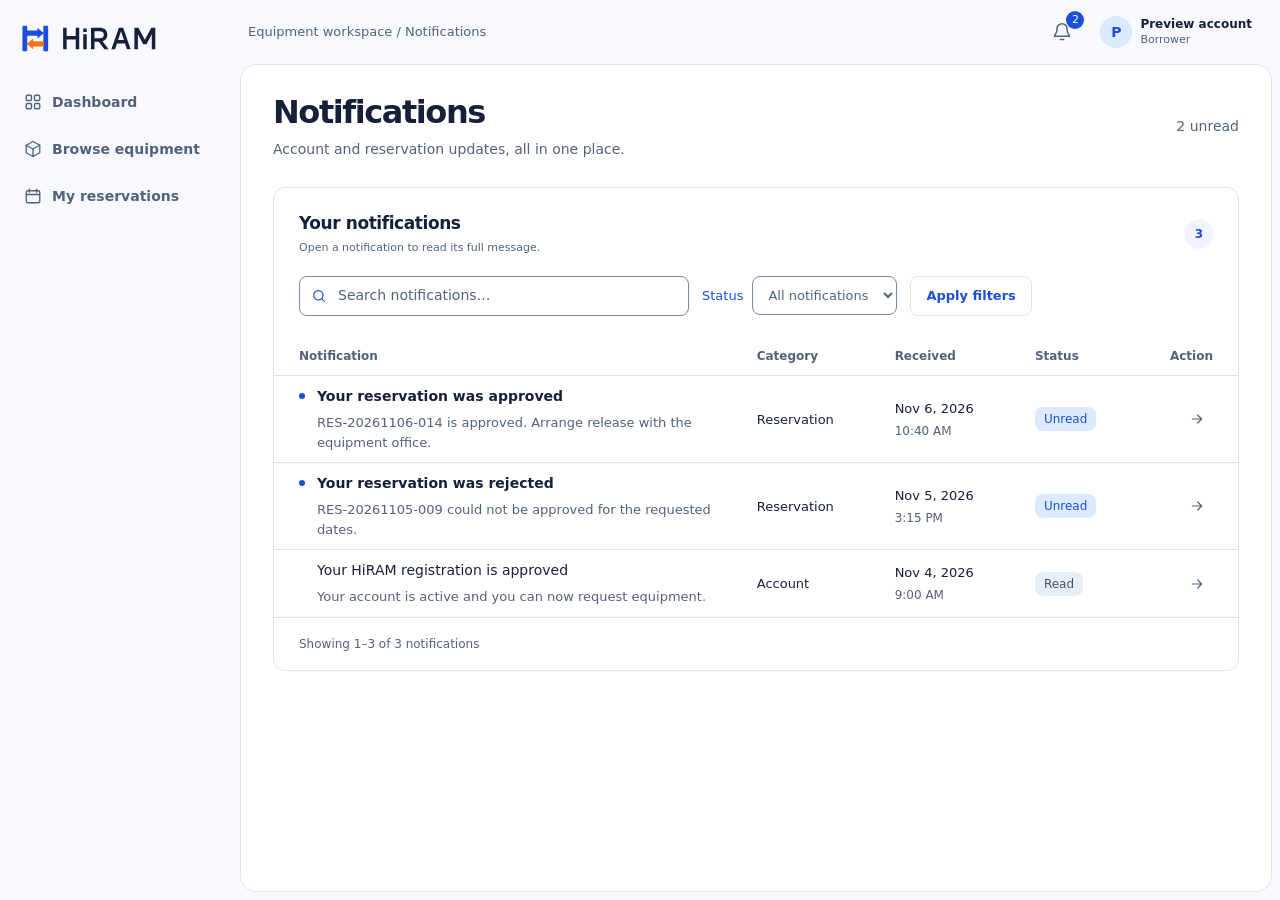
<file: output/ui-previews/notifications/index.html>
<!doctype html><html lang="en"><meta charset="utf-8"><meta name="viewport" content="width=device-width,initial-scale=1"><title>HiRAM notification UI preview</title><style>:root {
    color-scheme: light;
    --font-body: Inter, system-ui, sans-serif;
    --font-heading: Manrope, var(--font-body);
    --background: #F7F9FF;
    --surface: #FFFFFF;
    --raised: #F0F4FF;
    --ink: #17203A;
    --muted: #53627A;
    --line: #DCE4F2;
    --control-line: #7888A2;
    --primary: #1D4ED8;
    --primary-hover: #1E40AF;
    --primary-soft: #DBEAFE;
    --link: #1D4ED8;
    --accent: #F97316;
    --accent-soft: #FFEDD5;
    --accent-ink: #C2410C;
    --on-primary: #FFFFFF;
    --on-accent: #17203A;

    --success: #16A34A;
    --success-ink: #166534;
    --success-soft: #DCFCE7;
    --pending: #D97706;
    --pending-ink: #92400E;
    --pending-soft: #FEF3C7;
    --borrowed: #2563EB;
    --borrowed-ink: #1E40AF;
    --borrowed-soft: #DBEAFE;
    --danger: #DC2626;
    --danger-hover: #B91C1C;
    --danger-ink: #B91C1C;
    --danger-soft: #FEE2E2;
    --info: #0284C7;
    --info-ink: #075985;
    --info-soft: #E0F2FE;
    --neutral: #64748B;
    --neutral-ink: #475569;
    --neutral-soft: #E9EEF6;
    --scrim: rgb(7 15 30 / 58%);
    --overlay-shadow: 0 12px 40px rgb(7 15 30 / 24%);
    --radius-control: 8px;
    --radius-panel: 12px;
    --space-section: 24px;
    --motion: 180ms ease;
}

@media screen {
    :root[data-theme="dark"] {
        color-scheme: dark;
        --background: #0B1220;
        --surface: #111C30;
        --raised: #1B2A45;
        --ink: #F5F7FF;
        --muted: #A6B4C9;
        --line: #31415A;
        --control-line: #7486A3;
        --primary-hover: #2855CD;
        --primary-soft: #1E365A;
        --link: #93C5FD;
        --accent: #FB923C;
        --accent-soft: #422919;
        --accent-ink: #FDBA74;
        --success-ink: #86EFAC;
        --success-soft: #153827;
        --pending-ink: #FCD34D;
        --pending-soft: #3D2E13;
        --borrowed-ink: #BFDBFE;
        --borrowed-soft: #1B3459;
        --danger-ink: #FCA5A5;
        --danger-soft: #471F2A;
        --info-ink: #BAE6FD;
        --info-soft: #14354A;
        --neutral-ink: #CBD5E1;
        --neutral-soft: #253149;
    }
}

body {
    font-family: var(--font-body);
}

h1, h2, h3, h4 {
    font-family: var(--font-heading);
}

:where(a, button, input, select, textarea, summary, [tabindex]):focus-visible {
    outline: 2px solid var(--link);
    outline-offset: 3px;
}

:where(input, textarea)::placeholder {
    color: var(--muted);
    opacity: 1;
}

:where(input[type="checkbox"], input[type="radio"]) {
    accent-color: var(--primary);
}

[hidden] { display: none !important; }

.icon-library {
    position: absolute;
    width: 0;
    height: 0;
    overflow: hidden;
}

.brand-lockup {
    display: inline-flex;
    align-items: center;
    gap: 10px;
    color: var(--ink);
    text-decoration: none;
}

.brand-mark { display: block; flex: none; width: 36px; height: 36px; }
.brand-mark img { display: block; width: 100%; height: 100%; }
.brand-name { display: block; flex: none; width: 103px; line-height: 1; }
.brand-name img { display: block; width: 100%; height: auto; }
.brand-mark .brand-dark, .brand-name .brand-dark { display: none; }
@media screen {
    :root[data-theme="dark"] .brand-light { display: none; }
    :root[data-theme="dark"] .brand-dark { display: block; }
    /* Report paper remains white in either screen theme. */
    :root[data-theme="dark"] .pv-sheet .brand-light { display: block; }
    :root[data-theme="dark"] .pv-sheet .brand-dark { display: none; }
}
@media print {
    .brand-mark .brand-light, .brand-name .brand-light { display: block; }
    .brand-mark .brand-dark, .brand-name .brand-dark { display: none; }
}

.theme-toggle {
    display: inline-grid;
    place-items: center;
    flex: none;
    width: 40px;
    height: 40px;
    padding: 0;
    border: 1px solid transparent;
    border-radius: var(--radius-control);
    color: var(--muted);
    background: transparent;
    cursor: pointer;
    transition: background-color var(--motion), color var(--motion);
}

.theme-toggle:hover {
    background: var(--raised);
    color: var(--link);
}

.theme-toggle svg {
    width: 18px;
    height: 18px;
    fill: none;
    stroke: currentColor;
    stroke-width: 1.8;
    stroke-linecap: round;
}

.theme-toggle .theme-sun,
[data-theme="dark"] .theme-toggle .theme-moon { display: none; }

[data-theme="dark"] .theme-toggle .theme-sun { display: block; }

@media (prefers-reduced-motion: reduce) {
    *, *::before, *::after {
        scroll-behavior: auto !important;
        transition-duration: .01ms !important;
        animation-duration: .01ms !important;
        animation-iteration-count: 1 !important;
    }
}

@media print {
    :root { color-scheme: light; }
}

* { box-sizing: border-box; }

body {
    margin: 0;
    color: var(--ink);
    background: var(--background);
    font-size: 14px;
    line-height: 1.5
}

button, input, select, textarea {
    font: inherit
}

button {
    cursor: pointer
}

a {
    color: inherit;
    text-decoration: none
}

.icon {
    width: 20px;
    height: 20px;
    flex: none;
    fill: none;
    stroke: currentColor;
    stroke-width: 1.8;
    stroke-linecap: round;
    stroke-linejoin: round
}

.sr-only {
    position: absolute;
    width: 1px;
    height: 1px;
    padding: 0;
    margin: -1px;
    overflow: hidden;
    clip: rect(0,0,0,0);
    white-space: nowrap;
    border: 0
}

.page-heading {
    display: flex;
    align-items: flex-end;
    justify-content: space-between;
    gap: 24px;
    margin-bottom: 26px
}

h1, h2, h3, p {
    margin-top: 0
}

.page-heading h1 {
    margin: 0 0 7px;
    font-size: clamp(26px, 2.5vw, 32px);
    line-height: 1.2;
    font-weight: 750;
    letter-spacing: -.045em;
    color: var(--ink);
    overflow-wrap: anywhere;
}

.page-heading p {
    margin: 0;
    color: var(--muted);
    font-size: 14px;
    line-height: 1.6
}

.button {
    min-height: 40px;
    display: inline-flex;
    align-items: center;
    justify-content: center;
    gap: 8px;
    padding: 0 15px;
    border: 1px solid transparent;
    border-radius: var(--radius-control);
    font-weight: 700;
    font-size: 13px;
    white-space: nowrap;
    transition: background var(--motion), border-color var(--motion)
}

    .button .icon {
        width: 16px;
        height: 16px;
        stroke-width: 2
    }

.button-primary {
    color: var(--on-primary);
    background: var(--primary);
}

    .button-primary:hover {
        background: var(--primary-hover)
    }

.button-secondary {
    color: var(--link);
    background: var(--surface);
    border-color: var(--line)
}

.button:disabled {
    opacity: .55;
    cursor: not-allowed;
    box-shadow: none
}

    .button-secondary:hover {
        background: var(--raised)
    }

.heading-action {
    height: 42px
}

.stats-grid {
    display: grid;
    grid-template-columns: repeat(3,minmax(0,1fr));
    margin-bottom: var(--space-section);
    border: 1px solid var(--line);
    border-radius: var(--radius-panel);
    background: var(--raised)
}

.stat-card {
    min-width: 0;
    padding: 16px 20px;
    border-inline-start: 1px solid var(--line);
}

.stat-card:first-child { border-inline-start: 0; }

.stat-copy {
    display: flex;
    flex-direction: column;
    align-items: flex-start
}

    .stat-copy > span {
        color: var(--link);
        font-size: 13px;
        font-weight: 600
    }

    .stat-copy strong {
        margin: 4px 0 2px;
        color: var(--ink);
        font: 750 26px/1.1 var(--font-heading);
        font-variant-numeric: tabular-nums;
        letter-spacing: -.04em
    }

    .stat-copy small {
        color: var(--muted);
        font-size: 12px
    }

.content-card {
    border: 1px solid var(--line);
    border-radius: var(--radius-panel);
    background: var(--surface);
}

.card-heading {
    display: flex;
    align-items: center;
    justify-content: space-between;
    gap: 16px;
    padding: 23px 25px 19px
}

    .card-heading h2 {
        margin: 0 0 4px;
        font-size: 17px;
        letter-spacing: -.025em
    }

    .card-heading p {
        margin: 0;
        color: var(--muted);
        font-size: 11px
    }

.count-pill {
    padding: 6px 10px;
    border-radius: 999px;
    color: var(--link);
    background: var(--raised);
    font-size: 12px;
    font-weight: 750;
    white-space: nowrap
}

.list-toolbar {
    display: flex;
    gap: 13px;
    padding: 0 25px 20px
}

.search-field {
    min-height: 40px;
    min-width: 0;
    display: flex;
    align-items: center;
    gap: 9px;
    flex: 1;
    max-width: 390px;
    padding: 0 11px;
    border: 1px solid var(--control-line);
    border-radius: 8px;
    color: var(--link);
    background: var(--surface)
}

    .search-field:focus-within {
        border-color: var(--link);
        box-shadow: 0 0 0 3px var(--primary-soft)
    }

    .search-field .icon {
        width: 16px;
        height: 16px
    }

    .search-field input {
        width: 100%;
        min-height: 38px;
        border: 0;
        outline: 0;
        color: var(--ink);
        background: transparent;
        font-size: 14px
    }

        .search-field input::placeholder {
            color: var(--muted)
        }

.filter-field {
    display: flex;
    align-items: center;
    gap: 9px;
    color: var(--link);
    font-size: 13px
}

    .filter-field select {
        height: 39px;
        min-width: 132px;
        padding: 0 11px;
        border: 1px solid var(--control-line);
        border-radius: 8px;
        color: var(--muted);
        background: var(--surface);
        font-size: 13px
    }

.table-scroll {
    overflow-x: auto
}

.category-table {
    width: 100%;
    border-collapse: collapse;
    text-align: left
}

    .category-table thead {
        background: transparent
    }

    .category-table th {
        height: 40px;
        padding: 0 20px;
        color: var(--muted);
        font-size: 12px;
        font-weight: 650;
        white-space: nowrap
    }

        .category-table th:first-child, .category-table td:first-child {
            padding-left: 25px
        }

        .category-table th:last-child, .category-table td:last-child {
            padding-right: 25px
        }

    .category-table tbody tr {
        border-top: 1px solid var(--line)
    }

    .category-table td {
        height: 60px;
        padding: 10px 20px;
        font-size: 13px;
        vertical-align: middle
    }

.category-name-cell {
    display: flex;
    align-items: center;
    gap: 11px;
    min-width: 245px
}

.equipment-cover-thumbnail {
    width: 100%;
    height: 100%;
    object-fit: cover;
    border-radius: inherit;
}

.equipment-details-cover {
    width: 100%;
    max-height: 240px;
    object-fit: contain;
    border-radius: 9px;
}

.category-tile {
    width: 37px;
    height: 37px;
    display: grid;
    place-items: center;
    flex: none;
    border-radius: 9px;
    color: var(--link);
    background: var(--raised)
}

    .category-tile .icon {
        width: 18px;
        height: 18px
    }

.category-name-cell strong {
    display: block;
    margin-bottom: 4px;
    color: var(--ink);
    font-size: 11px;
    font-weight: 750
}

.category-name-cell small {
    display: block;
    max-width: 300px;
    overflow: hidden;
    color: var(--muted);
    font-size: 12px;
    text-overflow: ellipsis;
    white-space: nowrap
}

.code-text {
    color: var(--muted);
    font-weight: 650;
    letter-spacing: .015em
}

.equipment-count {
    color: var(--muted)
}

.status-badge {
    display: inline-flex;
    align-items: center;
    gap: 6px;
    padding: 6px 9px;
    border-radius: 999px;
    font-size: 12px;
    font-weight: 750
}

    .status-badge span {
        width: 6px;
        height: 6px;
        border-radius: 50%;
        background: currentColor
    }

.actions-column {
    text-align: right
}

.row-actions {
    display: flex;
    align-items: center;
    justify-content: flex-end;
    gap: 4px;
    min-width: 165px
}

.icon-button {
    width: 32px;
    height: 32px;
    display: inline-grid;
    place-items: center;
    border: 0;
    border-radius: 8px;
    color: var(--muted);
    background: transparent
}

    .icon-button:hover {
        color: var(--link);
        background: var(--raised)
    }

    .icon-button .icon {
        width: 16px;
        height: 16px
    }

.status-action {
    margin-left: 3px;
    padding: 6px 8px;
    border: 0;
    border-radius: 7px;
    color: var(--muted);
    background: var(--raised);
    font-size: 12px;
    font-weight: 650
}

    .status-action:not(:disabled):hover {
        background: var(--raised);
        color: var(--link)
    }

.status-action:disabled {
    opacity: .55;
    cursor: not-allowed
}

.category-action-form {
    display: inline-flex;
    margin: 0;
}

.status-action-danger {
    color: var(--danger-ink);
    background: var(--danger-soft);
}

.status-action-danger:not(:disabled):hover {
    color: var(--danger-ink);
    background: var(--danger-soft);
}

.button-danger {
    color: var(--on-primary);
    background: var(--danger);
    border-color: var(--danger);
}

.button-danger:hover {
    color: var(--on-primary);
    background: var(--danger);
}

.category-notice {
    margin-bottom: 18px;
    padding: 12px 16px;
    border: 1px solid;
    border-radius: 10px;
    font-size: 13px;
}

.category-notice-success {
    color: var(--success-ink);
    background: var(--raised);
    border-color: var(--line);
}

.category-notice-error {
    color: var(--danger-ink);
    background: var(--danger-soft);
    border-color: var(--line);
}

.table-footer {
    display: flex;
    align-items: center;
    justify-content: space-between;
    gap: 10px;
    padding: 17px 25px;
    border-top: 1px solid var(--line);
    color: var(--muted);
    font-size: 12px
}

.empty-results {
    padding: 45px 20px;
    text-align: center
}

.empty-categories {
    display: flex;
    flex-direction: column;
    align-items: center;
    padding: 55px 20px 62px;
    border-top: 1px solid var(--line);
    text-align: center
}

.empty-categories .empty-icon {
    width: 52px;
    height: 52px;
    margin-bottom: 16px
}

.empty-categories h3 {
    margin: 0 0 7px;
    font-size: 16px
}

.empty-categories p {
    margin: 0 0 20px;
    color: var(--muted);
    font-size: 12px
}

    .empty-results[hidden] {
        display: none
    }

.empty-icon {
    width: 43px;
    height: 43px;
    margin: 0 auto 12px;
    display: grid;
    place-items: center;
    border-radius: 11px;
    color: var(--link);
    background: var(--raised)
}

.empty-results h3 {
    margin-bottom: 5px;
    font-size: 14px
}

.empty-results p {
    margin-bottom: 10px;
    color: var(--muted);
    font-size: 11px
}

.text-button {
    border: 0;
    color: var(--link);
    background: transparent;
    font-weight: 700
}

.app-dialog {
    width: min(440px,calc(100% - 28px));
    padding: 25px;
    border: 1px solid var(--line);
    border-radius: 16px;
    color: var(--ink);
    box-shadow: var(--overlay-shadow)
}

    .app-dialog::backdrop {
        background: var(--scrim);

    }

.dialog-top {
    display: flex;
    align-items: flex-start;
    justify-content: space-between;
    margin-bottom: 18px
}

.dialog-icon {
    width: 43px;
    height: 43px;
    display: grid;
    place-items: center;
    border-radius: 11px;
    color: var(--link);
    background: var(--raised)
}

.dialog-kicker {
    color: var(--link);
    font-size: 12px;
    font-weight: 800;
    letter-spacing: .11em
}

.app-dialog h2 {
    margin: 7px 0 9px;
    font-size: 21px;
    letter-spacing: -.035em
}

.app-dialog p {
    margin: 0;
    color: var(--link);
    font-size: 12px;
    line-height: 1.6
}

.details-list {
    margin: 21px 0 0;
    border-top: 1px solid var(--line)
}

    .details-list div {
        display: flex;
        justify-content: space-between;
        gap: 20px;
        padding: 12px 0;
        border-bottom: 1px solid var(--line);
        font-size: 11px
    }

    .details-list dt {
        color: var(--muted)
    }

    .details-list dd {
        margin: 0;
        color: var(--ink);
        font-weight: 700;
        text-align: right
    }

.dialog-actions {
    display: flex;
    justify-content: flex-end;
    gap: 9px;
    margin-top: 25px
}

.form-page-heading {
    margin-bottom: 22px
}

    .form-page-heading p strong {
        color: var(--muted)
    }

.back-link {
    display: inline-flex;
    align-items: center;
    gap: 3px;
    margin-bottom: 28px;
    color: var(--muted);
    font-size: 11px;
    font-weight: 700
}

    .back-link:hover {
        color: var(--link)
    }

    .back-link .icon {
        width: 14px;
        height: 14px;
        transform: rotate(180deg)
    }

.form-page-grid {
    display: grid;
    grid-template-columns: minmax(0,1fr) 260px;
    align-items: start;
    gap: 20px
}

.form-card {
    padding: 28px
}

.form-card-header {
    display: flex;
    align-items: center;
    gap: 12px;
    margin-bottom: 29px
}

.form-section-icon {
    width: 40px;
    height: 40px;
    display: grid;
    place-items: center;
    border-radius: 10px;
    color: var(--link);
    background: var(--raised)
}

    .form-section-icon .icon {
        width: 19px;
        height: 19px
    }

.form-card-header h2 {
    margin: 0 0 3px;
    font-size: 16px;
    letter-spacing: -.025em
}

.form-card-header p {
    margin: 0;
    color: var(--muted);
    font-size: 11px
}

.form-grid {
    display: grid;
    grid-template-columns: repeat(2,minmax(0,1fr));
    gap: 23px 18px
}

.form-group {
    display: flex;
    flex-direction: column
}

.form-group-wide {
    grid-column: 1/-1
}

.form-group label {
    margin-bottom: 8px;
    color: var(--muted);
    font-size: 11px;
    font-weight: 750
}

.required {
    color: var(--danger-ink)
}

.form-group input, .form-group select, .form-group textarea {
    width: 100%;
    border: 1px solid var(--control-line);
    border-radius: 9px;
    outline: 0;
    color: var(--ink);
    background: var(--surface);
    font-size: 12px
}

.form-group input, .form-group select {
    height: 43px;
    padding: 0 12px
}

.form-group select {
    appearance: none;
    padding-right: 36px;
    background-image: url("data:image/svg+xml,%3Csvg xmlns='http://www.w3.org/2000/svg' width='16' height='16' viewBox='0 0 24 24' fill='none' stroke='%23728097' stroke-width='2' stroke-linecap='round' stroke-linejoin='round'%3E%3Cpath d='m6 9 6 6 6-6'/%3E%3C/svg%3E");
    background-repeat: no-repeat;
    background-position: right 12px center;
    background-size: 16px;
    cursor: pointer
}

@media (forced-colors: active) {
    .form-group select {
        appearance: auto;
        background-image: none
    }
}

.form-group textarea {
    min-height: 122px;
    padding: 12px;
    resize: vertical;
    line-height: 1.6
}

    .form-group input::placeholder, .form-group textarea::placeholder {
        color: var(--muted)
    }

    .form-group input:focus, .form-group select:focus, .form-group textarea:focus {
        border-color: var(--line);
        box-shadow: 0 0 0 3px var(--primary-soft)
    }

.form-group small {
    margin-top: 7px;
    color: var(--muted);
    font-size: 12px
}

.form-divider {
    height: 1px;
    margin: 27px 0;
    background: var(--line)
}

.status-setting {
    display: flex;
    align-items: center;
    justify-content: space-between;
    gap: 20px
}

    .status-setting h3 {
        margin: 0 0 4px;
        font-size: 12px
    }

    .status-setting p {
        margin: 0;
        color: var(--muted);
        font-size: 11px;
        line-height: 1.5
    }

.switch {
    display: flex;
    align-items: center;
    gap: 9px;
    cursor: pointer;
    white-space: nowrap
}

    .switch input {
        position: absolute;
        opacity: 0;
        width: 1px;
        height: 1px
    }

.switch-track {
    width: 35px;
    height: 20px;
    position: relative;
    border-radius: 99px;
    background: var(--neutral);
    transition: background .15s
}

    .switch-track::after {
        content: "";
        position: absolute;
        top: 3px;
        left: 3px;
        width: 14px;
        height: 14px;
        border-radius: 50%;
        background: var(--surface);
        transition: transform .15s
    }

.switch input:checked + .switch-track {
    background: var(--primary)
}

    .switch input:checked + .switch-track::after {
        transform: translateX(15px)
    }

.switch input:focus-visible + .switch-track {
    outline: 2px solid var(--link);
    outline-offset: 2px
}

.switch-label {
    color: var(--muted);
    font-size: 11px;
    font-weight: 750
}

.form-actions {
    display: flex;
    justify-content: flex-end;
    gap: 9px;
    margin-top: 31px;
    padding-top: 23px;
    border-top: 1px solid var(--line)
}

.form-side-card {
    padding: 22px;
    border: 1px solid var(--line);
    border-radius: 13px;
    background: var(--raised);
}

.side-card-icon {
    width: 39px;
    height: 39px;
    display: grid;
    place-items: center;
    margin-bottom: 18px;
    border-radius: 10px;
    color: var(--link);
    background: var(--primary-soft)
}

.form-side-card h2 {
    margin: 0 0 8px;
    font-size: 14px;
    letter-spacing: -.02em
}

.form-side-card p {
    margin: 0;
    color: var(--link);
    font-size: 11px;
    line-height: 1.7
}

.side-card-tip {
    display: flex;
    align-items: flex-start;
    gap: 7px;
    margin-top: 21px;
    padding-top: 17px;
    border-top: 1px solid var(--line);
    color: var(--link);
    font-size: 12px;
    font-weight: 650;
    line-height: 1.5
}

    .side-card-tip .icon {
        width: 15px;
        height: 15px
    }

:focus-visible {
    outline: 2px solid var(--link);
    outline-offset: 2px
}

.field-validation-error,
.validation-summary-errors {
    color: var(--danger-ink);
    font-size: 12px;
}

@media(max-width:1100px) {
    .category-table td, .category-table th {
        padding-left: 12px;
        padding-right: 12px
    }

    .form-page-grid {
        grid-template-columns: minmax(0,1fr) 220px
    }
}

@media(max-width:850px) {
    .form-page-grid {
        grid-template-columns: 1fr
    }

    .form-side-card {
        display: none
    }
}

@media(max-width:620px) {
    .page-heading {
        align-items: flex-start;
        flex-direction: column;
        gap: 16px
    }

        .page-heading h1 {
            font-size: 25px
        }

    .heading-action {
        width: 100%
    }

    .stats-grid {
        grid-template-columns: 1fr
    }

    .stat-card { padding: 12px 16px; border-inline-start: 0; }
    .stat-card + .stat-card { border-top: 1px solid var(--line); }

    .stat-copy strong {
        font-size: 21px
    }

    .card-heading {
        padding: 20px 16px 17px
    }

    .list-toolbar {
        flex-direction: column;
        padding: 0 16px 18px
    }

    .search-field {
        flex: none;
        width: 100%;
        max-width: none;
    }

    .filter-field {
        justify-content: space-between
    }

        .filter-field select {
            flex: 1
        }

    .category-table {
        min-width: 730px
    }

    .table-footer {
        padding: 15px 16px
    }

    .form-card {
        padding: 20px 17px
    }

    .form-grid {
        grid-template-columns: 1fr;
        gap: 19px
    }

    .form-group-wide {
        grid-column: auto
    }

    .status-setting {
        align-items: flex-start;
        flex-direction: column;
        gap: 12px
    }

    .form-actions .button {
        flex: 1
    }
}

/* Pagination */
.table-footer {
    display: flex;
    justify-content: space-between;
    align-items: center;
    gap: 12px;
    flex-wrap: wrap;
}

.pager {
    display: flex;
    align-items: center;
    gap: 6px;
    flex-wrap: wrap;
}

.pager-link {
    display: inline-flex;
    align-items: center;
    justify-content: center;
    min-width: 32px;
    height: 32px;
    padding: 0 8px;
    border: 1px solid var(--line);
    border-radius: 8px;
    background: var(--surface);
    color: var(--ink);
    font-size: 12px;
    cursor: pointer;
}

    .pager-link:hover {
        background: var(--raised);
        border-color: var(--link);
        color: var(--link);
    }

    .pager-link.pager-active {
        background: var(--primary);
        border-color: var(--link);
        color: var(--on-primary);
    }

/* Shared status badges */
.status-badge.status-available,
.status-badge.status-active {
    color: var(--success-ink);
    background: var(--success-soft);
}

.status-badge.status-pending,
.status-badge.status-reserved { color: var(--pending-ink); background: var(--pending-soft); }

.pending-muted {
    margin-top: 3px;
    color: var(--muted);
    font-size: 12px;
}

.heading-status {
    align-self: center;
}

.status-badge.status-borrowed { color: var(--borrowed-ink); background: var(--borrowed-soft); }

.status-badge.status-undermaintenance { color: var(--neutral-ink); background: var(--neutral-soft); }

.status-badge.status-unavailable,
.status-badge.status-inactive { color: var(--neutral-ink); background: var(--neutral-soft); }

.status-badge[class*="status-"] > span {
    display: inline-block;
    width: 6px;
    height: 6px;
    border-radius: 50%;
    background: currentColor;
}

.app-shell {
    --sidebar-width: 240px;
    --shell-topbar-height: 64px;
    --shell-control-size: 44px;
    --shell-menu-gap: 8px;
    display: grid;
    grid-template-columns: var(--sidebar-width) minmax(0, 1fr);
    height: 100vh;
    height: 100dvh;
}

.app-shell.sidebar-collapsed { --sidebar-width: 72px; }

.app-sidebar {
    min-height: 0;
    overflow: auto;
    padding: 16px 12px;
    background: var(--background);
}

.app-brand { min-height: 44px; margin: 0 4px 20px; }
.sidebar-nav { display: grid; gap: 3px; }

.nav-caption {
    margin: 0 10px 4px;
    color: var(--muted);
    font-size: 12px;
    font-weight: 600;
}

.nav-caption-spaced { margin-top: 16px; }

.nav-link {
    display: flex;
    align-items: center;
    gap: 10px;
    min-height: var(--shell-control-size);
    padding: 7px 10px;
    border-inline-start: 2px solid transparent;
    border-radius: var(--radius-control);
    color: var(--muted);
    font-weight: 550;
}

.nav-link .icon { width: 18px; height: 18px; flex: none; }
.nav-link span { overflow-wrap: anywhere; }
.nav-link:hover { background: var(--raised); color: var(--ink); }
.nav-link-active, .nav-link-active:hover {
    border-inline-start-color: var(--link);
    background: var(--primary-soft);
    color: var(--link);
}

.sidebar-close, .sidebar-scrim { display: none; }

.app-main {
    display: grid;
    grid-template-rows: var(--shell-topbar-height) minmax(0, 1fr);
    grid-template-columns: minmax(0, 1fr);
    min-width: 0;
    min-height: 0;
}

.app-topbar {
    position: relative;
    z-index: 2;
    display: flex;
    align-items: center;
    justify-content: space-between;
    gap: 8px;
    padding: 0 20px 0 8px;
}

.topbar-start, .topbar-end, .topbar-location {
    display: flex;
    align-items: center;
    gap: 8px;
}

.topbar-start, .topbar-location { min-width: 0; }
.topbar-start { flex: 1; }
.topbar-end { flex: none; }
.topbar-location > span { white-space: nowrap; }
.app-topbar .icon-button, .app-topbar .theme-toggle, .app-topbar .notification-toggle {
    width: var(--shell-control-size);
    height: var(--shell-control-size);
    min-width: var(--shell-control-size);
    flex: none;
}
.app-topbar :is(button, summary, a):focus-visible,
.app-sidebar :is(button, a):focus-visible {
    outline: 2px solid var(--link);
    outline-offset: 2px;
}
.topbar-location { color: var(--muted); font-size: 13px; }
.topbar-location .icon { width: 14px; height: 14px; }
.topbar-location strong {
    overflow: hidden;
    color: var(--ink);
    text-overflow: ellipsis;
    white-space: nowrap;
}

.profile-menu { position: relative; }
.profile-menu summary {
    display: flex;
    align-items: center;
    min-height: 44px;
    gap: 8px;
    cursor: pointer;
    list-style: none;
    padding: 4px 8px;
    border-radius: var(--radius-control);
}
.profile-menu summary:hover, .profile-menu[open] summary { background: var(--raised); }
.profile-menu summary::-webkit-details-marker { display: none; }
.avatar {
    width: 32px;
    height: 32px;
    display: grid;
    place-items: center;
    border-radius: 50%;
    background: var(--primary-soft);
    color: var(--link);
    font-weight: 700;
    flex: none;
}
.profile-copy {
    display: flex;
    flex-direction: column;
    max-width: clamp(100px, 12vw, 180px);
    font-size: 12px;
    line-height: 1.3;
}
.profile-copy strong {
    overflow: hidden;
    text-overflow: ellipsis;
    white-space: nowrap;
}
.profile-copy small { color: var(--muted); font-size: 11px; }
.profile-chevron { width: 13px; height: 13px; transform: rotate(90deg); }
.profile-dropdown {
    position: absolute;
    right: 0;
    top: calc(100% + var(--shell-menu-gap));
    z-index: 20;
    width: 280px;
    max-width: calc(100vw - 32px);
    max-height: calc(100dvh - var(--shell-topbar-height) - 24px);
    overflow-y: auto;
    padding: 6px;
    border: 1px solid var(--line);
    border-radius: var(--radius-panel);
    background: var(--surface);
    box-shadow: var(--overlay-shadow);
}
.profile-dropdown-heading {
    padding: 8px;
    overflow-wrap: anywhere;
    border-bottom: 1px solid var(--line);
    font-weight: 700;
}
.profile-dropdown a {
    display: flex;
    align-items: center;
    gap: 8px;
    margin-top: 4px;
    padding: 8px;
    min-height: var(--shell-control-size);
    border-radius: var(--radius-control);
}
.profile-dropdown a:hover { background: var(--raised); }

.app-content {
    min-width: 0;
    min-height: 0;
    margin: 0 8px 8px 0;
    padding: 28px clamp(20px, 2.5vw, 48px) 40px;
    overflow: auto;
    border: 1px solid var(--line);
    border-radius: 16px;
    background: var(--surface);
}
.app-content:focus { outline: none; }

.skip-link {
    position: fixed;
    z-index: 60;
    top: 8px;
    left: 8px;
    padding: 10px 16px;
    color: var(--on-primary);
    background: var(--primary);
    border-radius: var(--radius-control);
    transform: translateY(-150%);
}
.skip-link:focus { transform: none; }

@media (min-width: 851px) {
    .sidebar-collapsed .app-brand { justify-content: center; margin-inline: 0; }
    .sidebar-collapsed .nav-caption,
    .sidebar-collapsed .brand-name { display: none; }
    .sidebar-collapsed .nav-link { justify-content: center; padding-inline: 0; }
    .sidebar-collapsed .nav-link span {
        position: absolute;
        width: 1px;
        height: 1px;
        overflow: hidden;
        clip-path: inset(50%);
        white-space: nowrap;
    }
}

@media (max-width: 850px) {
    .app-shell { grid-template-columns: minmax(0, 1fr); }
    .app-topbar { padding-inline: 12px; }
    .topbar-location > span, .topbar-location > .icon { display: none; }
    .app-sidebar {
        position: fixed;
        inset: 0 auto 0 0;
        z-index: 40;
        width: min(288px, calc(100% - 48px));
        display: none;
    }
    .sidebar-open .app-sidebar { display: block; }
    .sidebar-open .sidebar-scrim {
        position: fixed;
        inset: 0;
        z-index: 30;
        display: block;
        background: var(--scrim);
    }
    .app-sidebar .sidebar-close {
        position: absolute;
        top: 18px;
        right: 12px;
        display: inline-grid;
    }
    .app-sidebar .nav-link { min-height: 44px; }
    .app-content { margin: 0; padding: 24px 16px 32px; border: 0; border-radius: 0; }
}

@media (max-width: 540px) {
    .topbar-location > span, .topbar-location .icon,
    .profile-copy, .profile-chevron { display: none; }
    .topbar-end { gap: 4px; }
    .profile-menu summary { padding: 4px 6px; min-width: var(--shell-control-size); justify-content: center; }
    .profile-dropdown { position: fixed; right: 16px; top: calc(var(--shell-topbar-height) + var(--shell-menu-gap)); }
}

/* Two columns with one shared gutter fill the workspace. Narrow layouts use one column. */
.dashboard-layout {
    display: grid;
    grid-template-columns: minmax(0, 3fr) minmax(0, 2fr);
    gap: var(--space-section);
    align-items: start;
}

.dashboard-feature {
    padding: var(--space-section);
    border: 1px solid var(--line);
    border-inline-start: 3px solid var(--accent);
    border-radius: var(--radius-panel);
    background: var(--raised);
}

.dashboard-feature > .icon { color: var(--link); margin-bottom: 8px; }
.dashboard-feature h2, .dashboard-links h2, .dashboard-queue h2 {
    margin: 0 0 6px;
    font-size: 18px;
}
.dashboard-feature p, .dashboard-link small, .dashboard-queue-heading p { color: var(--muted); }
.dashboard-feature .dashboard-number {
    margin: 0;
    font: 750 32px/1.2 var(--font-heading);
    font-variant-numeric: tabular-nums;
    color: var(--link);
}

.dashboard-links { min-width: 0; }
.dashboard-link {
    display: flex;
    justify-content: space-between;
    align-items: center;
    gap: 12px;
    min-height: 60px;
    padding: 10px 4px;
    border-bottom: 1px solid var(--line);
}
.dashboard-link:hover { background: var(--raised); color: var(--link); }
.dashboard-link small { display: block; margin-top: 3px; font-size: 13px; }
.dashboard-link .icon { width: 16px; color: var(--link); }

.dashboard-queue { margin-bottom: var(--space-section); }
.dashboard-queue-heading {
    display: flex;
    align-items: center;
    justify-content: space-between;
    flex-wrap: wrap;
    gap: 12px;
    margin-bottom: 12px;
}
.dashboard-queue-heading p { margin: 0; }
.dashboard-empty {
    padding: 16px;
    border-radius: var(--radius-control);
    color: var(--muted);
    background: var(--raised);
}
.dashboard-people { margin-top: var(--space-section); }

@media (max-width: 700px) {
    .dashboard-layout { grid-template-columns: minmax(0, 1fr); }
}

.notification-menu { position: relative; }
.notification-recent form, .notification-subject form, .notification-table .actions-column form { margin: 0; }
.notification-recent-open { display: flex; width: 100%; align-items: flex-start; gap: 12px; padding: 18px 20px; border: 0; background: transparent; color: var(--ink); text-align: left; font: inherit; cursor: pointer; }
.notification-recent-open:hover { background: var(--raised); }
.notification-title-open { padding: 0; border: 0; background: transparent; color: var(--ink); font: inherit; font-size: 14px; font-weight: 500; text-align: left; cursor: pointer; }
.is-unread .notification-title-open { font-weight: 650; }
.notification-title-open:hover { color: var(--link); text-decoration: underline; }
.notification-title-open:focus-visible, .notification-recent-open:focus-visible { outline: 2px solid var(--link); outline-offset: 3px; }
.notification-menu:not([open]) .notification-dropdown { display: none; }
.notification-toggle { position: relative; display: grid; place-items: center; width: 40px; height: 44px; border-radius: var(--radius-control); cursor: pointer; list-style: none; color: var(--muted); }
.notification-toggle::-webkit-details-marker { display: none; }
.notification-toggle:hover, .notification-menu[open] .notification-toggle { color: var(--ink); background: var(--raised); }
.notification-toggle:focus-visible { outline: 2px solid var(--link); outline-offset: 3px; }
.notification-count { position: absolute; top: 1px; right: 0; min-width: 18px; height: 18px; padding: 0 4px; border-radius: 12px; background: var(--primary); color: var(--on-primary); font-size: 11px; line-height: 18px; text-align: center; font-variant-numeric: tabular-nums; }
.notification-dropdown { position: absolute; right: 0; top: calc(100% + var(--shell-menu-gap, 8px)); width: 370px; max-width: calc(100vw - 32px); max-height: min(620px, calc(100dvh - 100px)); overflow-y: auto; border: 1px solid var(--line); border-radius: var(--radius-panel); background: var(--surface); color: var(--ink); box-shadow: var(--overlay-shadow); z-index: 80; }
.notification-menu-heading { display: flex; align-items: baseline; justify-content: space-between; gap: 16px; padding: 20px; }
.notification-menu-heading h2 { margin: 0; font-size: 16px; font-weight: 650; }
.notification-menu-heading > span { font-size: 12px; color: var(--muted); }
.notification-recent { list-style: none; margin: 0; padding: 0; }
.notification-recent li { border-top: 1px solid var(--line); }
.notification-recent a { display: flex; align-items: flex-start; gap: 12px; padding: 18px 20px; color: var(--ink); text-decoration: none; }
.notification-recent a:hover { background: var(--raised); }
.notification-recent a:focus-visible { outline: 2px solid var(--link); outline-offset: -3px; }
.notification-dot { display: block; flex: none; width: 6px; height: 6px; margin-top: 7px; border-radius: 50%; background: transparent; }
.is-unread .notification-dot { background: var(--primary); }
.notification-recent-copy { display: grid; min-width: 0; gap: 6px; }
.notification-recent-copy strong { font-size: 13px; font-weight: 600; line-height: 1.5; overflow-wrap: anywhere; }
.notification-recent-copy > span { font-size: 13px; line-height: 1.5; color: var(--muted); overflow-wrap: anywhere; }
.notification-recent-copy time { font-size: 12px; color: var(--muted); }
.notification-view-all { display: flex; align-items: center; justify-content: space-between; min-height: 48px; padding: 14px 20px; border-top: 1px solid var(--line); color: var(--link); font-size: 13px; font-weight: 600; text-decoration: none; }
.notification-view-all:hover { background: var(--raised); }
.notification-menu-empty { padding: 24px 20px 32px; }
.notification-menu-empty strong { font-size: 14px; font-weight: 600; }
.notification-menu-empty p { margin: 8px 0 0; font-size: 13px; line-height: 1.6; color: var(--muted); }
.notification-unread-total { align-self: center; font-size: 14px; color: var(--muted); font-variant-numeric: tabular-nums; }
.notification-table { min-width: 760px; }
.notification-table th:first-child { width: 48%; }
.notification-subject { display: flex; align-items: flex-start; gap: 12px; }
.notification-subject a { color: var(--ink); font-size: 14px; font-weight: 500; text-decoration: none; }
.is-unread .notification-subject a { font-weight: 650; }
.notification-subject a:hover { color: var(--link); text-decoration: underline; }
.notification-subject p { margin: 6px 0 0; color: var(--muted); font-size: 13px; line-height: 1.5; overflow-wrap: anywhere; }
.notification-time { display: block; margin-top: 4px; color: var(--muted); font-size: 12px; }
.notification-read-state { display: inline-flex; align-items: center; padding: 3px 9px; border-radius: var(--radius-control); font-size: 12px; font-weight: 500; color: var(--link); background: var(--primary-soft); white-space: nowrap; }
.notification-read-state.is-read { background: var(--neutral-soft); color: var(--neutral-ink); }
.notification-pagination { display: flex; align-items: center; gap: 12px; flex-wrap: wrap; }
.notification-empty { padding: 48px 24px; text-align: center; }
.notification-empty > .icon { width: 28px; height: 28px; color: var(--muted); }
.notification-empty h3 { margin: 16px 0 8px; font-size: 18px; }
.notification-empty p { max-width: 440px; margin: 0 auto; font-size: 14px; line-height: 1.6; color: var(--muted); }
.notification-message { padding: 32px; }
.notification-message-meta { display: flex; align-items: center; flex-wrap: wrap; gap: 12px 24px; font-size: 13px; color: var(--muted); }
.notification-message h2 { margin: 24px 0 0; font-size: 24px; line-height: 1.4; letter-spacing: -.02em; overflow-wrap: anywhere; }
.notification-message-body { max-width: 76ch; margin-top: 24px; white-space: pre-line; font-size: 15px; line-height: 1.8; overflow-wrap: anywhere; }
.notification-message footer { margin-top: 32px; }
@media (max-width: 850px) {
    .notification-dropdown { position: fixed; right: 16px; top: calc(var(--shell-topbar-height, 64px) + var(--shell-menu-gap, 8px)); }
    .notification-filters { flex-wrap: wrap; }
    .page-heading .notification-unread-total { align-self: flex-start; }
    .notification-filters .search-field { flex-basis: 100%; }
    .notification-message { padding: 24px; }
    .notification-message h2 { font-size: 21px; }
}
 @media(max-width:850px){.app-topbar{padding-inline:16px}}</style><body class="app-body">
<svg class="icon-library" aria-hidden="true" xmlns="http://www.w3.org/2000/svg">
    <symbol id="i-grid" viewBox="0 0 24 24"><rect x="3" y="3" width="7" height="7" rx="1.5"/><rect x="14" y="3" width="7" height="7" rx="1.5"/><rect x="3" y="14" width="7" height="7" rx="1.5"/><rect x="14" y="14" width="7" height="7" rx="1.5"/></symbol>
    <symbol id="i-box" viewBox="0 0 24 24"><path d="m12 2 9 5-9 5-9-5 9-5Z"/><path d="M3 7v10l9 5 9-5V7M12 12v10"/></symbol>
    <symbol id="i-layers" viewBox="0 0 24 24"><path d="m12 3 9 5-9 5-9-5 9-5ZM3 12l9 5 9-5M3 16l9 5 9-5"/></symbol>
    <symbol id="i-calendar" viewBox="0 0 24 24"><rect x="3" y="5" width="18" height="16" rx="2"/><path d="M7 3v4M17 3v4M3 10h18"/></symbol>
    <symbol id="i-tools" viewBox="0 0 24 24"><path d="M14 7a5 5 0 0 0-6.5 6.5L3 18l3 3 4.5-4.5A5 5 0 0 0 17 10l-3 3-3-3 3-3Z"/></symbol>
    <symbol id="i-chart" viewBox="0 0 24 24"><path d="M4 20V12M10 20V4M16 20v-8M22 20H2"/></symbol>
    <symbol id="i-print" viewBox="0 0 24 24"><path d="M6 9V3h12v6M6 18H4a1 1 0 0 1-1-1v-6a2 2 0 0 1 2-2h14a2 2 0 0 1 2 2v6a1 1 0 0 1-1 1h-2" /><rect x="6" y="14" width="12" height="7" rx="1" /></symbol>
    <symbol id="i-download" viewBox="0 0 24 24"><path d="M12 4v11m-5-5 5 5 5-5M5 20h14" /></symbol>
    <symbol id="i-settings" viewBox="0 0 24 24"><circle cx="12" cy="12" r="3"/><path d="M19.4 15a1.8 1.8 0 0 0 .36 2l-1.8 1.8a1.8 1.8 0 0 0-2-.36l-.7.29V21h-2.5v-2.27l-.7-.29a1.8 1.8 0 0 0-2 .36l-1.8-1.8a1.8 1.8 0 0 0 .36-2l-.29-.7H6v-2.5h2.27l.29-.7a1.8 1.8 0 0 0-.36-2l1.8-1.8a1.8 1.8 0 0 0 2 .36l.7-.29V5h2.5v2.27l.7.29a1.8 1.8 0 0 0 2-.36l1.8 1.8a1.8 1.8 0 0 0-.36 2l.29.7H22v2.5h-2.27l-.33.8Z" transform="translate(-1.5 -1.5)"/></symbol>
    <symbol id="i-search" viewBox="0 0 24 24"><circle cx="11" cy="11" r="7"/><path d="m20 20-4-4"/></symbol>
    <symbol id="i-plus" viewBox="0 0 24 24"><path d="M12 5v14M5 12h14"/></symbol>
    <symbol id="i-arrow" viewBox="0 0 24 24"><path d="M5 12h14m-6-6 6 6-6 6"/></symbol>
    <symbol id="i-chevron" viewBox="0 0 24 24"><path d="m9 18 6-6-6-6"/></symbol>
    <symbol id="i-edit" viewBox="0 0 24 24"><path d="m14 5 5 5M4 20l4.5-1 11-11a2 2 0 0 0-3-3l-11 11L4 20Z"/></symbol>
    <symbol id="i-eye" viewBox="0 0 24 24"><path d="M2.5 12s3.5-6 9.5-6 9.5 6 9.5 6-3.5 6-9.5 6-9.5-6-9.5-6Z"/><circle cx="12" cy="12" r="2.5"/></symbol>
    <symbol id="i-eye-closed" viewBox="0 0 24 24"><path d="m3 3 18 18M10.6 6.1c.5-.1.9-.1 1.4-.1 6 0 9.5 6 9.5 6a16 16 0 0 1-2.1 2.8M6.4 6.4A16.7 16.7 0 0 0 2.5 12s3.5 6 9.5 6c1.6 0 3-.4 4.2-1" /></symbol>
    <symbol id="i-dots" viewBox="0 0 24 24"><circle cx="5" cy="12" r="1"/><circle cx="12" cy="12" r="1"/><circle cx="19" cy="12" r="1"/></symbol>
    <symbol id="i-check" viewBox="0 0 24 24"><path d="m5 12 4 4L19 6"/></symbol>
    <symbol id="i-info" viewBox="0 0 24 24"><circle cx="12" cy="12" r="9"/><path d="M12 11v5M12 8h.01"/></symbol>
    <symbol id="i-menu" viewBox="0 0 24 24"><path d="M4 7h16M4 12h16M4 17h16"/></symbol>
    <symbol id="i-close" viewBox="0 0 24 24"><path d="M5 5l14 14M19 5 5 19"/></symbol>
    <symbol id="i-user" viewBox="0 0 24 24"><circle cx="12" cy="8" r="4"/><path d="M4 21a8 8 0 0 1 16 0"/></symbol>
    <symbol id="i-users" viewBox="0 0 24 24"><circle cx="9" cy="8" r="3.5"/><path d="M2.5 20a6.5 6.5 0 0 1 13 0M16 4.5a3.5 3.5 0 0 1 0 7M18 14a6.5 6.5 0 0 1 3.5 6"/></symbol>
    <symbol id="i-shield" viewBox="0 0 24 24"><path d="M12 3 4 6v6c0 5 3.5 8 8 9 4.5-1 8-4 8-9V6l-8-3Z"/><path d="m9 12 2 2 4-4"/></symbol>
    <symbol id="i-lock" viewBox="0 0 24 24"><rect x="4" y="10" width="16" height="11" rx="2"/><path d="M8 10V7a4 4 0 0 1 8 0v3"/></symbol>
    <symbol id="i-logout" viewBox="0 0 24 24"><path d="M10 4H5a2 2 0 0 0-2 2v12a2 2 0 0 0 2 2h5M15 7l5 5-5 5M9 12h11"/></symbol>
    <symbol id="i-bell" viewBox="0 0 24 24"><path d="M18 8a6 6 0 0 0-12 0c0 7-3 7-3 9h18c0-2-3-2-3-9M10 21h4" /></symbol>
</svg>
<div class="app-shell"><aside class="app-sidebar"><a href="index.html" class="brand-lockup app-brand"><svg xmlns="http://www.w3.org/2000/svg" width="150" height="43" viewBox="0 0 560 160" role="img" aria-labelledby="title"><title id="title">HiRAM — primary</title><g transform="translate(8 16)"><g><path fill="#1D4ED8" d="M16 20Q16 16 20 16H30Q34 16 34 20V108Q34 112 30 112H20Q16 112 16 108ZM94 20Q94 16 98 16H108Q112 16 112 20V108Q112 112 108 112H98Q94 112 94 108Z"/><path fill="#1D4ED8" d="M32 34H72V24L96 44L72 64V54H32Z"/><path fill="#F97316" d="M96 74H56V64L32 84L56 104V94H96Z"/></g></g><g fill="#17203A" transform="translate(176 40)"><path d="M0 0H13V31H47V0H60V80H47V44H13V80H0Z"/><path d="M75 24H88V80H75ZM75 3H88V16H75Z"/><path fill-rule="evenodd" d="M104 0H135C155 0 165 10 165 26C165 39 158 47 147 50L170 80H154L133 52H117V80H104ZM117 13V39H135C146 39 152 35 152 26C152 17 146 13 135 13Z"/><path fill-rule="evenodd" d="M180 80L208 0H224L252 80H238L231 59H201L194 80ZM205 46H227L216 13Z"/><path d="M266 80V0H281L305 45L329 0H344V80H331V24L311 61H299L279 24V80Z"/></g></svg>
</a><nav class="sidebar-nav"><a class="nav-link" href="index.html"><svg class="icon" aria-hidden="true"><use href="#i-grid"/></svg><span>Dashboard</span></a><a class="nav-link" href="index.html"><svg class="icon" aria-hidden="true"><use href="#i-box"/></svg><span>Browse equipment</span></a><a class="nav-link" href="index.html"><svg class="icon" aria-hidden="true"><use href="#i-calendar"/></svg><span>My reservations</span></a></nav></aside><div class="app-main"><header class="app-topbar"><div class="topbar-start"><span class="topbar-location">Equipment workspace / Notifications</span></div><div class="topbar-end"><details class="notification-menu" name="topbar-menu" ><summary class="notification-toggle" aria-label="Notifications, 2 unread"><svg class="icon" aria-hidden="true"><use href="#i-bell"/></svg><span class="notification-count">2</span></summary><div class="notification-dropdown"><div class="notification-menu-heading"><h2>Notifications</h2><span>2 unread</span></div><ul class="notification-recent"><li class="is-unread"><a href="details.html"><span class="notification-dot"></span><span class="notification-recent-copy"><strong>Your reservation was approved</strong><span>RES-20261106-014 is approved. Arrange release with the equipment office.</span><time>Nov 6, 2026 · 10:40 AM</time></span></a></li><li class="is-unread"><a href="details.html"><span class="notification-dot"></span><span class="notification-recent-copy"><strong>Your reservation was rejected</strong><span>RES-20261105-009 could not be approved for the requested dates.</span><time>Nov 5, 2026 · 3:15 PM</time></span></a></li><li class=""><a href="details.html"><span class="notification-dot"></span><span class="notification-recent-copy"><strong>Your HiRAM registration is approved</strong><span>Your account is active and you can now request equipment.</span><time>Nov 4, 2026 · 9:00 AM</time></span></a></li></ul><a class="notification-view-all" href="index.html">View all notifications <svg class="icon" aria-hidden="true"><use href="#i-arrow"/></svg></a></div></details><details class="profile-menu" name="topbar-menu"><summary><span class="avatar">P</span><span class="profile-copy"><strong>Preview account</strong><small>Borrower</small></span></summary><div class="profile-dropdown"><a href="index.html">My profile</a><a href="index.html">Sign out</a></div></details></div></header><main class="app-content"><div class="page-heading"><div><h1>Notifications</h1><p>Account and reservation updates, all in one place.</p></div><span class="notification-unread-total">2 unread</span></div><section class="content-card notification-list"><div class="card-heading"><div><h2>Your notifications</h2><p>Open a notification to read its full message.</p></div><span class="count-pill">3</span></div><form class="list-toolbar notification-filters" action="index.html"><label class="search-field"><svg class="icon" aria-hidden="true"><use href="#i-search"/></svg><span class="sr-only">Search notifications</span><input type="search" placeholder="Search notifications…"></label><label class="filter-field"><span>Status</span><select aria-label="Status"><option>All notifications</option><option>Unread</option><option>Read</option></select></label><button class="button button-secondary">Apply filters</button></form><div class="table-scroll" role="region" aria-label="Notifications" tabindex="0"><table class="category-table notification-table"><thead><tr><th>Notification</th><th>Category</th><th>Received</th><th>Status</th><th class="actions-column">Action</th></tr></thead><tbody><tr class="is-unread"><td><div class="notification-subject"><span class="notification-dot"></span><div><a href="details.html">Your reservation was approved</a><p>RES-20261106-014 is approved. Arrange release with the equipment office.</p></div></div></td><td>Reservation</td><td><time>Nov 6, 2026<span class="notification-time">10:40 AM</span></time></td><td><span class="notification-read-state ">Unread</span></td><td class="actions-column"><a class="icon-button" href="details.html" aria-label="Read message"><svg class="icon" aria-hidden="true"><use href="#i-arrow"/></svg></a></td></tr><tr class="is-unread"><td><div class="notification-subject"><span class="notification-dot"></span><div><a href="details.html">Your reservation was rejected</a><p>RES-20261105-009 could not be approved for the requested dates.</p></div></div></td><td>Reservation</td><td><time>Nov 5, 2026<span class="notification-time">3:15 PM</span></time></td><td><span class="notification-read-state ">Unread</span></td><td class="actions-column"><a class="icon-button" href="details.html" aria-label="Read message"><svg class="icon" aria-hidden="true"><use href="#i-arrow"/></svg></a></td></tr><tr class=""><td><div class="notification-subject"><span class="notification-dot"></span><div><a href="details.html">Your HiRAM registration is approved</a><p>Your account is active and you can now request equipment.</p></div></div></td><td>Account</td><td><time>Nov 4, 2026<span class="notification-time">9:00 AM</span></time></td><td><span class="notification-read-state is-read">Read</span></td><td class="actions-column"><a class="icon-button" href="details.html" aria-label="Read message"><svg class="icon" aria-hidden="true"><use href="#i-arrow"/></svg></a></td></tr></tbody></table></div><div class="table-footer"><span>Showing 1–3 of 3 notifications</span></div></section></main></div></div></body></html>
</file>
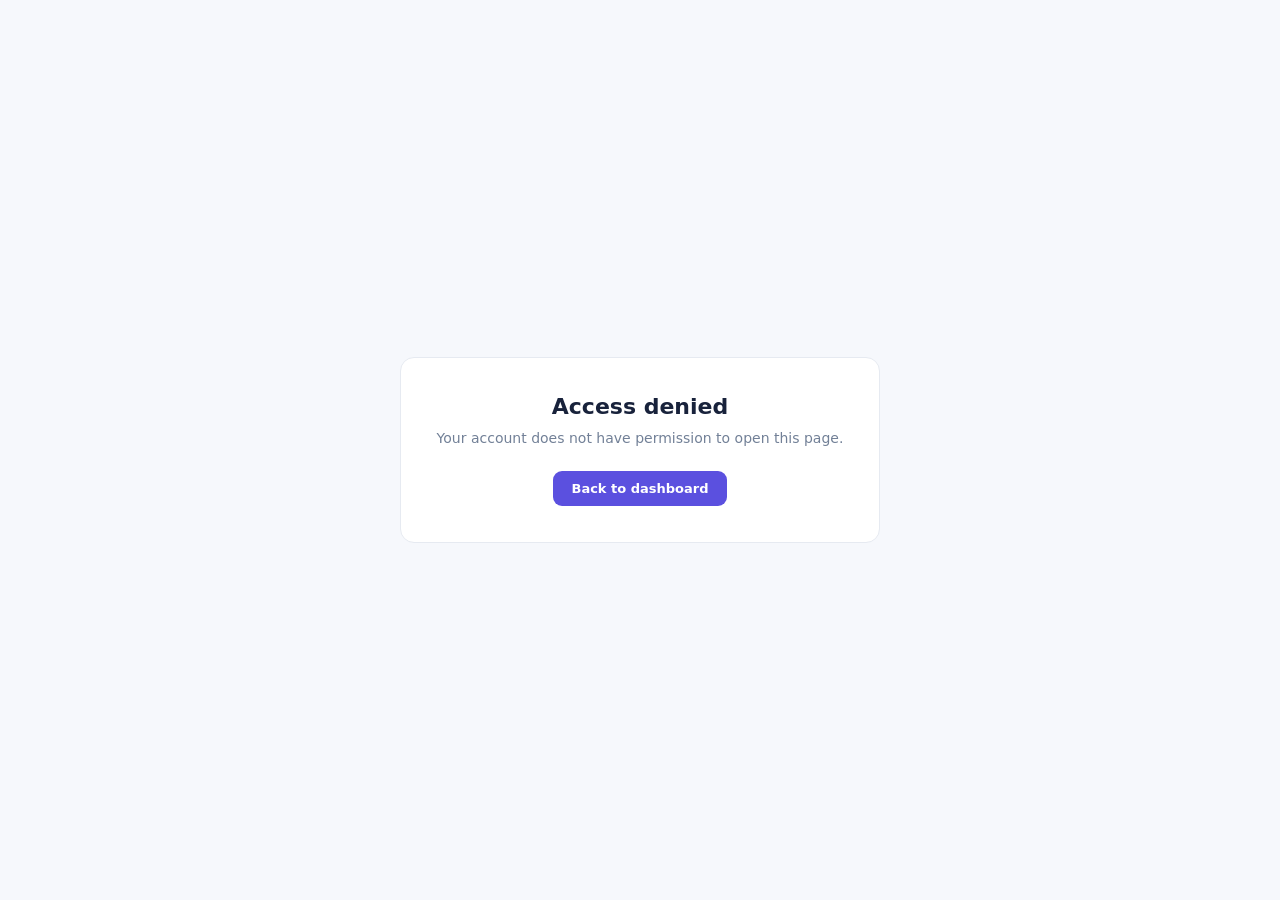
<file: ASI.Basecode.WebApp/wwwroot/html/Forbidden.html>
﻿<!DOCTYPE html>
<html lang="en">
<head>
    <meta charset="utf-8" />
    <meta name="viewport" content="width=device-width, initial-scale=1" />
    <title>Access denied | HiRAM</title>
    <style>
        body {
            margin: 0;
            min-height: 100vh;
            display: grid;
            place-items: center;
            background: #f6f8fc;
            font-family: Inter, system-ui, "Segoe UI", sans-serif;
            color: #18223b;
        }

        .box {
            max-width: 420px;
            padding: 36px;
            text-align: center;
            background: #fff;
            border: 1px solid #e6eaf1;
            border-radius: 14px;
        }

        h1 {
            margin: 0 0 8px;
            font-size: 22px;
        }

        p {
            margin: 0 0 22px;
            color: #728097;
            font-size: 14px;
            line-height: 1.6;
        }

        a {
            display: inline-block;
            padding: 10px 18px;
            border-radius: 9px;
            background: #5b50df;
            color: #fff;
            font-weight: 700;
            font-size: 13px;
            text-decoration: none;
        }
    </style>
</head>
<body>
    <div class="box">
        <h1>Access denied</h1>
        <p>Your account does not have permission to open this page.</p>
        <a href="/Dashboard/Index">Back to dashboard</a>
    </div>
</body>
</html>
</file>
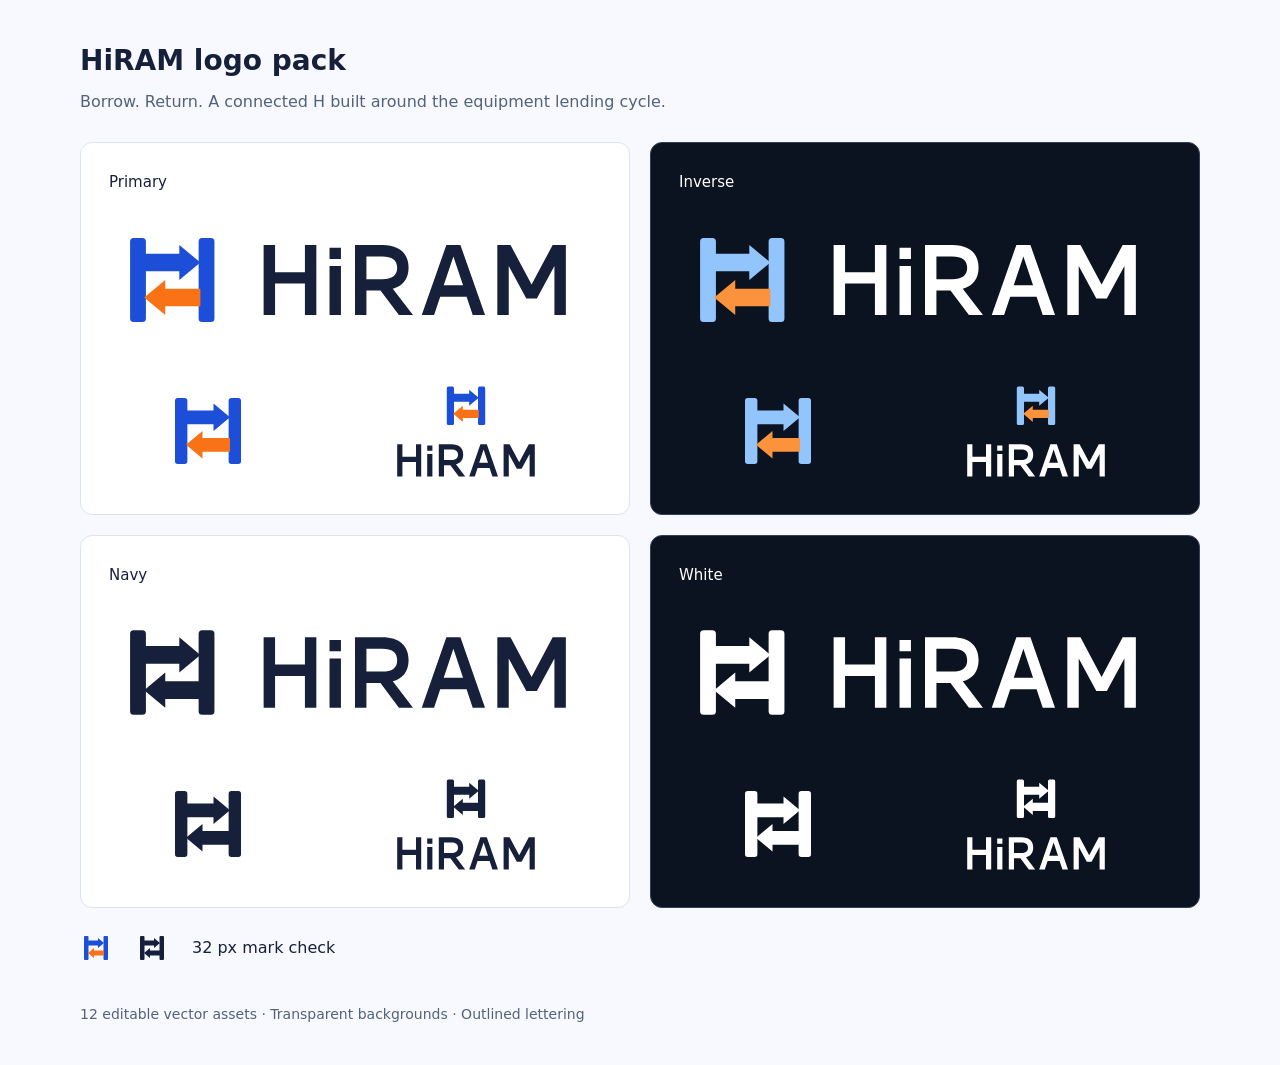
<file: output/brand/hiram-logo-pack-v1/preview.html>
<!doctype html><html lang="en"><meta charset="utf-8"><meta name="viewport" content="width=device-width,initial-scale=1"><title>HiRAM · Logo pack</title><style>*{box-sizing:border-box}body{margin:0;padding:40px;background:#F7F9FF;color:#17203A;font:16px/1.5 system-ui,sans-serif}main{max-width:1120px;margin:auto}h1{font-size:28px;margin:0}header p{color:#53627A;margin:8px 0 28px}.grid{display:grid;grid-template-columns:1fr 1fr;gap:20px}.tile{background:white;padding:28px;border:1px solid #DCE4F2;border-radius:12px;min-width:0}.dark{background:#0B1220;color:white;border-color:#31415A}h2{font-size:15px;font-weight:500;margin:0 0 16px}.horizontal{width:100%;height:auto}.variants{display:flex;align-items:center;justify-content:space-around;gap:24px;margin-top:20px}.mark{width:88px}.stack{width:160px}.small{padding:24px 0;display:flex;align-items:center;gap:24px}.small img{width:32px}footer{font-size:14px;color:#53627A;margin-top:16px}@media(max-width:650px){body{padding:20px}.grid{grid-template-columns:1fr}.tile{padding:20px}}</style><main><header><h1>HiRAM logo pack</h1><p>Borrow. Return. A connected H built around the equipment lending cycle.</p></header><div class="grid"><section class="tile "><h2>Primary</h2><img class="horizontal" src="hiram-horizontal-primary.svg" alt="HiRAM primary horizontal logo"><div class="variants"><img class="mark" src="hiram-mark-primary.svg" alt="primary symbol"><img class="stack" src="hiram-stacked-primary.svg" alt="primary stacked logo"></div></section><section class="tile dark"><h2>Inverse</h2><img class="horizontal" src="hiram-horizontal-inverse.svg" alt="HiRAM inverse horizontal logo"><div class="variants"><img class="mark" src="hiram-mark-inverse.svg" alt="inverse symbol"><img class="stack" src="hiram-stacked-inverse.svg" alt="inverse stacked logo"></div></section><section class="tile "><h2>Navy</h2><img class="horizontal" src="hiram-horizontal-navy.svg" alt="HiRAM navy horizontal logo"><div class="variants"><img class="mark" src="hiram-mark-navy.svg" alt="navy symbol"><img class="stack" src="hiram-stacked-navy.svg" alt="navy stacked logo"></div></section><section class="tile dark"><h2>White</h2><img class="horizontal" src="hiram-horizontal-white.svg" alt="HiRAM white horizontal logo"><div class="variants"><img class="mark" src="hiram-mark-white.svg" alt="white symbol"><img class="stack" src="hiram-stacked-white.svg" alt="white stacked logo"></div></section></div><div class="small"><img src="hiram-mark-primary.svg" alt="Small mark"><img src="hiram-mark-navy.svg" alt="Small monochrome mark"><span>32 px mark check</span></div><footer>12 editable vector assets · Transparent backgrounds · Outlined lettering</footer></main></html>
</file>
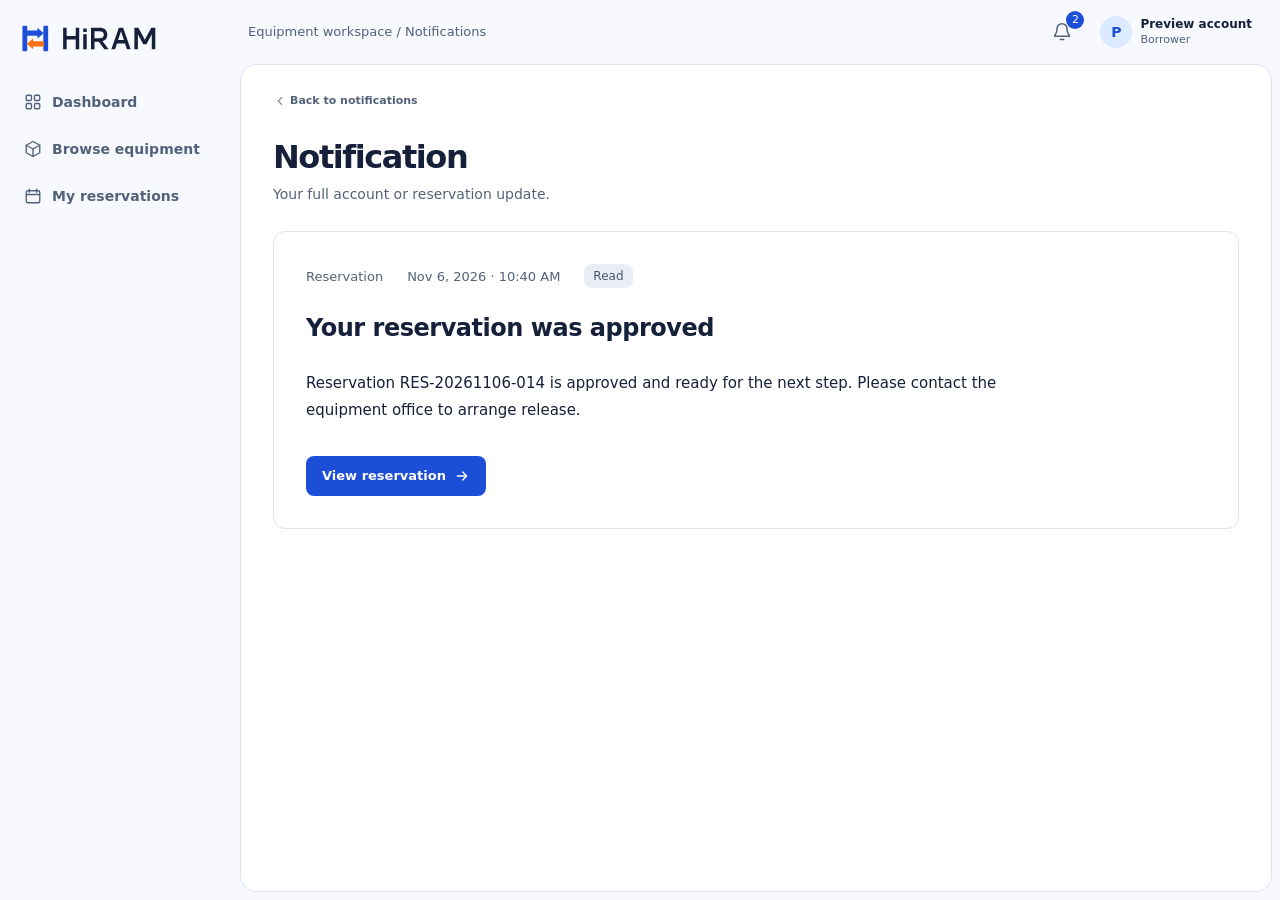
<file: output/ui-previews/notifications/details.html>
<!doctype html><html lang="en"><meta charset="utf-8"><meta name="viewport" content="width=device-width,initial-scale=1"><title>HiRAM notification UI preview</title><style>:root {
    color-scheme: light;
    --font-body: Inter, system-ui, sans-serif;
    --font-heading: Manrope, var(--font-body);
    --background: #F7F9FF;
    --surface: #FFFFFF;
    --raised: #F0F4FF;
    --ink: #17203A;
    --muted: #53627A;
    --line: #DCE4F2;
    --control-line: #7888A2;
    --primary: #1D4ED8;
    --primary-hover: #1E40AF;
    --primary-soft: #DBEAFE;
    --link: #1D4ED8;
    --accent: #F97316;
    --accent-soft: #FFEDD5;
    --accent-ink: #C2410C;
    --on-primary: #FFFFFF;
    --on-accent: #17203A;

    --success: #16A34A;
    --success-ink: #166534;
    --success-soft: #DCFCE7;
    --pending: #D97706;
    --pending-ink: #92400E;
    --pending-soft: #FEF3C7;
    --borrowed: #2563EB;
    --borrowed-ink: #1E40AF;
    --borrowed-soft: #DBEAFE;
    --danger: #DC2626;
    --danger-hover: #B91C1C;
    --danger-ink: #B91C1C;
    --danger-soft: #FEE2E2;
    --info: #0284C7;
    --info-ink: #075985;
    --info-soft: #E0F2FE;
    --neutral: #64748B;
    --neutral-ink: #475569;
    --neutral-soft: #E9EEF6;
    --scrim: rgb(7 15 30 / 58%);
    --overlay-shadow: 0 12px 40px rgb(7 15 30 / 24%);
    --radius-control: 8px;
    --radius-panel: 12px;
    --space-section: 24px;
    --motion: 180ms ease;
}

@media screen {
    :root[data-theme="dark"] {
        color-scheme: dark;
        --background: #0B1220;
        --surface: #111C30;
        --raised: #1B2A45;
        --ink: #F5F7FF;
        --muted: #A6B4C9;
        --line: #31415A;
        --control-line: #7486A3;
        --primary-hover: #2855CD;
        --primary-soft: #1E365A;
        --link: #93C5FD;
        --accent: #FB923C;
        --accent-soft: #422919;
        --accent-ink: #FDBA74;
        --success-ink: #86EFAC;
        --success-soft: #153827;
        --pending-ink: #FCD34D;
        --pending-soft: #3D2E13;
        --borrowed-ink: #BFDBFE;
        --borrowed-soft: #1B3459;
        --danger-ink: #FCA5A5;
        --danger-soft: #471F2A;
        --info-ink: #BAE6FD;
        --info-soft: #14354A;
        --neutral-ink: #CBD5E1;
        --neutral-soft: #253149;
    }
}

body {
    font-family: var(--font-body);
}

h1, h2, h3, h4 {
    font-family: var(--font-heading);
}

:where(a, button, input, select, textarea, summary, [tabindex]):focus-visible {
    outline: 2px solid var(--link);
    outline-offset: 3px;
}

:where(input, textarea)::placeholder {
    color: var(--muted);
    opacity: 1;
}

:where(input[type="checkbox"], input[type="radio"]) {
    accent-color: var(--primary);
}

[hidden] { display: none !important; }

.icon-library {
    position: absolute;
    width: 0;
    height: 0;
    overflow: hidden;
}

.brand-lockup {
    display: inline-flex;
    align-items: center;
    gap: 10px;
    color: var(--ink);
    text-decoration: none;
}

.brand-mark { display: block; flex: none; width: 36px; height: 36px; }
.brand-mark img { display: block; width: 100%; height: 100%; }
.brand-name { display: block; flex: none; width: 103px; line-height: 1; }
.brand-name img { display: block; width: 100%; height: auto; }
.brand-mark .brand-dark, .brand-name .brand-dark { display: none; }
@media screen {
    :root[data-theme="dark"] .brand-light { display: none; }
    :root[data-theme="dark"] .brand-dark { display: block; }
    /* Report paper remains white in either screen theme. */
    :root[data-theme="dark"] .pv-sheet .brand-light { display: block; }
    :root[data-theme="dark"] .pv-sheet .brand-dark { display: none; }
}
@media print {
    .brand-mark .brand-light, .brand-name .brand-light { display: block; }
    .brand-mark .brand-dark, .brand-name .brand-dark { display: none; }
}

.theme-toggle {
    display: inline-grid;
    place-items: center;
    flex: none;
    width: 40px;
    height: 40px;
    padding: 0;
    border: 1px solid transparent;
    border-radius: var(--radius-control);
    color: var(--muted);
    background: transparent;
    cursor: pointer;
    transition: background-color var(--motion), color var(--motion);
}

.theme-toggle:hover {
    background: var(--raised);
    color: var(--link);
}

.theme-toggle svg {
    width: 18px;
    height: 18px;
    fill: none;
    stroke: currentColor;
    stroke-width: 1.8;
    stroke-linecap: round;
}

.theme-toggle .theme-sun,
[data-theme="dark"] .theme-toggle .theme-moon { display: none; }

[data-theme="dark"] .theme-toggle .theme-sun { display: block; }

@media (prefers-reduced-motion: reduce) {
    *, *::before, *::after {
        scroll-behavior: auto !important;
        transition-duration: .01ms !important;
        animation-duration: .01ms !important;
        animation-iteration-count: 1 !important;
    }
}

@media print {
    :root { color-scheme: light; }
}

* { box-sizing: border-box; }

body {
    margin: 0;
    color: var(--ink);
    background: var(--background);
    font-size: 14px;
    line-height: 1.5
}

button, input, select, textarea {
    font: inherit
}

button {
    cursor: pointer
}

a {
    color: inherit;
    text-decoration: none
}

.icon {
    width: 20px;
    height: 20px;
    flex: none;
    fill: none;
    stroke: currentColor;
    stroke-width: 1.8;
    stroke-linecap: round;
    stroke-linejoin: round
}

.sr-only {
    position: absolute;
    width: 1px;
    height: 1px;
    padding: 0;
    margin: -1px;
    overflow: hidden;
    clip: rect(0,0,0,0);
    white-space: nowrap;
    border: 0
}

.page-heading {
    display: flex;
    align-items: flex-end;
    justify-content: space-between;
    gap: 24px;
    margin-bottom: 26px
}

h1, h2, h3, p {
    margin-top: 0
}

.page-heading h1 {
    margin: 0 0 7px;
    font-size: clamp(26px, 2.5vw, 32px);
    line-height: 1.2;
    font-weight: 750;
    letter-spacing: -.045em;
    color: var(--ink);
    overflow-wrap: anywhere;
}

.page-heading p {
    margin: 0;
    color: var(--muted);
    font-size: 14px;
    line-height: 1.6
}

.button {
    min-height: 40px;
    display: inline-flex;
    align-items: center;
    justify-content: center;
    gap: 8px;
    padding: 0 15px;
    border: 1px solid transparent;
    border-radius: var(--radius-control);
    font-weight: 700;
    font-size: 13px;
    white-space: nowrap;
    transition: background var(--motion), border-color var(--motion)
}

    .button .icon {
        width: 16px;
        height: 16px;
        stroke-width: 2
    }

.button-primary {
    color: var(--on-primary);
    background: var(--primary);
}

    .button-primary:hover {
        background: var(--primary-hover)
    }

.button-secondary {
    color: var(--link);
    background: var(--surface);
    border-color: var(--line)
}

.button:disabled {
    opacity: .55;
    cursor: not-allowed;
    box-shadow: none
}

    .button-secondary:hover {
        background: var(--raised)
    }

.heading-action {
    height: 42px
}

.stats-grid {
    display: grid;
    grid-template-columns: repeat(3,minmax(0,1fr));
    margin-bottom: var(--space-section);
    border: 1px solid var(--line);
    border-radius: var(--radius-panel);
    background: var(--raised)
}

.stat-card {
    min-width: 0;
    padding: 16px 20px;
    border-inline-start: 1px solid var(--line);
}

.stat-card:first-child { border-inline-start: 0; }

.stat-copy {
    display: flex;
    flex-direction: column;
    align-items: flex-start
}

    .stat-copy > span {
        color: var(--link);
        font-size: 13px;
        font-weight: 600
    }

    .stat-copy strong {
        margin: 4px 0 2px;
        color: var(--ink);
        font: 750 26px/1.1 var(--font-heading);
        font-variant-numeric: tabular-nums;
        letter-spacing: -.04em
    }

    .stat-copy small {
        color: var(--muted);
        font-size: 12px
    }

.content-card {
    border: 1px solid var(--line);
    border-radius: var(--radius-panel);
    background: var(--surface);
}

.card-heading {
    display: flex;
    align-items: center;
    justify-content: space-between;
    gap: 16px;
    padding: 23px 25px 19px
}

    .card-heading h2 {
        margin: 0 0 4px;
        font-size: 17px;
        letter-spacing: -.025em
    }

    .card-heading p {
        margin: 0;
        color: var(--muted);
        font-size: 11px
    }

.count-pill {
    padding: 6px 10px;
    border-radius: 999px;
    color: var(--link);
    background: var(--raised);
    font-size: 12px;
    font-weight: 750;
    white-space: nowrap
}

.list-toolbar {
    display: flex;
    gap: 13px;
    padding: 0 25px 20px
}

.search-field {
    min-height: 40px;
    min-width: 0;
    display: flex;
    align-items: center;
    gap: 9px;
    flex: 1;
    max-width: 390px;
    padding: 0 11px;
    border: 1px solid var(--control-line);
    border-radius: 8px;
    color: var(--link);
    background: var(--surface)
}

    .search-field:focus-within {
        border-color: var(--link);
        box-shadow: 0 0 0 3px var(--primary-soft)
    }

    .search-field .icon {
        width: 16px;
        height: 16px
    }

    .search-field input {
        width: 100%;
        min-height: 38px;
        border: 0;
        outline: 0;
        color: var(--ink);
        background: transparent;
        font-size: 14px
    }

        .search-field input::placeholder {
            color: var(--muted)
        }

.filter-field {
    display: flex;
    align-items: center;
    gap: 9px;
    color: var(--link);
    font-size: 13px
}

    .filter-field select {
        height: 39px;
        min-width: 132px;
        padding: 0 11px;
        border: 1px solid var(--control-line);
        border-radius: 8px;
        color: var(--muted);
        background: var(--surface);
        font-size: 13px
    }

.table-scroll {
    overflow-x: auto
}

.category-table {
    width: 100%;
    border-collapse: collapse;
    text-align: left
}

    .category-table thead {
        background: transparent
    }

    .category-table th {
        height: 40px;
        padding: 0 20px;
        color: var(--muted);
        font-size: 12px;
        font-weight: 650;
        white-space: nowrap
    }

        .category-table th:first-child, .category-table td:first-child {
            padding-left: 25px
        }

        .category-table th:last-child, .category-table td:last-child {
            padding-right: 25px
        }

    .category-table tbody tr {
        border-top: 1px solid var(--line)
    }

    .category-table td {
        height: 60px;
        padding: 10px 20px;
        font-size: 13px;
        vertical-align: middle
    }

.category-name-cell {
    display: flex;
    align-items: center;
    gap: 11px;
    min-width: 245px
}

.equipment-cover-thumbnail {
    width: 100%;
    height: 100%;
    object-fit: cover;
    border-radius: inherit;
}

.equipment-details-cover {
    width: 100%;
    max-height: 240px;
    object-fit: contain;
    border-radius: 9px;
}

.category-tile {
    width: 37px;
    height: 37px;
    display: grid;
    place-items: center;
    flex: none;
    border-radius: 9px;
    color: var(--link);
    background: var(--raised)
}

    .category-tile .icon {
        width: 18px;
        height: 18px
    }

.category-name-cell strong {
    display: block;
    margin-bottom: 4px;
    color: var(--ink);
    font-size: 11px;
    font-weight: 750
}

.category-name-cell small {
    display: block;
    max-width: 300px;
    overflow: hidden;
    color: var(--muted);
    font-size: 12px;
    text-overflow: ellipsis;
    white-space: nowrap
}

.code-text {
    color: var(--muted);
    font-weight: 650;
    letter-spacing: .015em
}

.equipment-count {
    color: var(--muted)
}

.status-badge {
    display: inline-flex;
    align-items: center;
    gap: 6px;
    padding: 6px 9px;
    border-radius: 999px;
    font-size: 12px;
    font-weight: 750
}

    .status-badge span {
        width: 6px;
        height: 6px;
        border-radius: 50%;
        background: currentColor
    }

.actions-column {
    text-align: right
}

.row-actions {
    display: flex;
    align-items: center;
    justify-content: flex-end;
    gap: 4px;
    min-width: 165px
}

.icon-button {
    width: 32px;
    height: 32px;
    display: inline-grid;
    place-items: center;
    border: 0;
    border-radius: 8px;
    color: var(--muted);
    background: transparent
}

    .icon-button:hover {
        color: var(--link);
        background: var(--raised)
    }

    .icon-button .icon {
        width: 16px;
        height: 16px
    }

.status-action {
    margin-left: 3px;
    padding: 6px 8px;
    border: 0;
    border-radius: 7px;
    color: var(--muted);
    background: var(--raised);
    font-size: 12px;
    font-weight: 650
}

    .status-action:not(:disabled):hover {
        background: var(--raised);
        color: var(--link)
    }

.status-action:disabled {
    opacity: .55;
    cursor: not-allowed
}

.category-action-form {
    display: inline-flex;
    margin: 0;
}

.status-action-danger {
    color: var(--danger-ink);
    background: var(--danger-soft);
}

.status-action-danger:not(:disabled):hover {
    color: var(--danger-ink);
    background: var(--danger-soft);
}

.button-danger {
    color: var(--on-primary);
    background: var(--danger);
    border-color: var(--danger);
}

.button-danger:hover {
    color: var(--on-primary);
    background: var(--danger);
}

.category-notice {
    margin-bottom: 18px;
    padding: 12px 16px;
    border: 1px solid;
    border-radius: 10px;
    font-size: 13px;
}

.category-notice-success {
    color: var(--success-ink);
    background: var(--raised);
    border-color: var(--line);
}

.category-notice-error {
    color: var(--danger-ink);
    background: var(--danger-soft);
    border-color: var(--line);
}

.table-footer {
    display: flex;
    align-items: center;
    justify-content: space-between;
    gap: 10px;
    padding: 17px 25px;
    border-top: 1px solid var(--line);
    color: var(--muted);
    font-size: 12px
}

.empty-results {
    padding: 45px 20px;
    text-align: center
}

.empty-categories {
    display: flex;
    flex-direction: column;
    align-items: center;
    padding: 55px 20px 62px;
    border-top: 1px solid var(--line);
    text-align: center
}

.empty-categories .empty-icon {
    width: 52px;
    height: 52px;
    margin-bottom: 16px
}

.empty-categories h3 {
    margin: 0 0 7px;
    font-size: 16px
}

.empty-categories p {
    margin: 0 0 20px;
    color: var(--muted);
    font-size: 12px
}

    .empty-results[hidden] {
        display: none
    }

.empty-icon {
    width: 43px;
    height: 43px;
    margin: 0 auto 12px;
    display: grid;
    place-items: center;
    border-radius: 11px;
    color: var(--link);
    background: var(--raised)
}

.empty-results h3 {
    margin-bottom: 5px;
    font-size: 14px
}

.empty-results p {
    margin-bottom: 10px;
    color: var(--muted);
    font-size: 11px
}

.text-button {
    border: 0;
    color: var(--link);
    background: transparent;
    font-weight: 700
}

.app-dialog {
    width: min(440px,calc(100% - 28px));
    padding: 25px;
    border: 1px solid var(--line);
    border-radius: 16px;
    color: var(--ink);
    box-shadow: var(--overlay-shadow)
}

    .app-dialog::backdrop {
        background: var(--scrim);

    }

.dialog-top {
    display: flex;
    align-items: flex-start;
    justify-content: space-between;
    margin-bottom: 18px
}

.dialog-icon {
    width: 43px;
    height: 43px;
    display: grid;
    place-items: center;
    border-radius: 11px;
    color: var(--link);
    background: var(--raised)
}

.dialog-kicker {
    color: var(--link);
    font-size: 12px;
    font-weight: 800;
    letter-spacing: .11em
}

.app-dialog h2 {
    margin: 7px 0 9px;
    font-size: 21px;
    letter-spacing: -.035em
}

.app-dialog p {
    margin: 0;
    color: var(--link);
    font-size: 12px;
    line-height: 1.6
}

.details-list {
    margin: 21px 0 0;
    border-top: 1px solid var(--line)
}

    .details-list div {
        display: flex;
        justify-content: space-between;
        gap: 20px;
        padding: 12px 0;
        border-bottom: 1px solid var(--line);
        font-size: 11px
    }

    .details-list dt {
        color: var(--muted)
    }

    .details-list dd {
        margin: 0;
        color: var(--ink);
        font-weight: 700;
        text-align: right
    }

.dialog-actions {
    display: flex;
    justify-content: flex-end;
    gap: 9px;
    margin-top: 25px
}

.form-page-heading {
    margin-bottom: 22px
}

    .form-page-heading p strong {
        color: var(--muted)
    }

.back-link {
    display: inline-flex;
    align-items: center;
    gap: 3px;
    margin-bottom: 28px;
    color: var(--muted);
    font-size: 11px;
    font-weight: 700
}

    .back-link:hover {
        color: var(--link)
    }

    .back-link .icon {
        width: 14px;
        height: 14px;
        transform: rotate(180deg)
    }

.form-page-grid {
    display: grid;
    grid-template-columns: minmax(0,1fr) 260px;
    align-items: start;
    gap: 20px
}

.form-card {
    padding: 28px
}

.form-card-header {
    display: flex;
    align-items: center;
    gap: 12px;
    margin-bottom: 29px
}

.form-section-icon {
    width: 40px;
    height: 40px;
    display: grid;
    place-items: center;
    border-radius: 10px;
    color: var(--link);
    background: var(--raised)
}

    .form-section-icon .icon {
        width: 19px;
        height: 19px
    }

.form-card-header h2 {
    margin: 0 0 3px;
    font-size: 16px;
    letter-spacing: -.025em
}

.form-card-header p {
    margin: 0;
    color: var(--muted);
    font-size: 11px
}

.form-grid {
    display: grid;
    grid-template-columns: repeat(2,minmax(0,1fr));
    gap: 23px 18px
}

.form-group {
    display: flex;
    flex-direction: column
}

.form-group-wide {
    grid-column: 1/-1
}

.form-group label {
    margin-bottom: 8px;
    color: var(--muted);
    font-size: 11px;
    font-weight: 750
}

.required {
    color: var(--danger-ink)
}

.form-group input, .form-group select, .form-group textarea {
    width: 100%;
    border: 1px solid var(--control-line);
    border-radius: 9px;
    outline: 0;
    color: var(--ink);
    background: var(--surface);
    font-size: 12px
}

.form-group input, .form-group select {
    height: 43px;
    padding: 0 12px
}

.form-group select {
    appearance: none;
    padding-right: 36px;
    background-image: url("data:image/svg+xml,%3Csvg xmlns='http://www.w3.org/2000/svg' width='16' height='16' viewBox='0 0 24 24' fill='none' stroke='%23728097' stroke-width='2' stroke-linecap='round' stroke-linejoin='round'%3E%3Cpath d='m6 9 6 6 6-6'/%3E%3C/svg%3E");
    background-repeat: no-repeat;
    background-position: right 12px center;
    background-size: 16px;
    cursor: pointer
}

@media (forced-colors: active) {
    .form-group select {
        appearance: auto;
        background-image: none
    }
}

.form-group textarea {
    min-height: 122px;
    padding: 12px;
    resize: vertical;
    line-height: 1.6
}

    .form-group input::placeholder, .form-group textarea::placeholder {
        color: var(--muted)
    }

    .form-group input:focus, .form-group select:focus, .form-group textarea:focus {
        border-color: var(--line);
        box-shadow: 0 0 0 3px var(--primary-soft)
    }

.form-group small {
    margin-top: 7px;
    color: var(--muted);
    font-size: 12px
}

.form-divider {
    height: 1px;
    margin: 27px 0;
    background: var(--line)
}

.status-setting {
    display: flex;
    align-items: center;
    justify-content: space-between;
    gap: 20px
}

    .status-setting h3 {
        margin: 0 0 4px;
        font-size: 12px
    }

    .status-setting p {
        margin: 0;
        color: var(--muted);
        font-size: 11px;
        line-height: 1.5
    }

.switch {
    display: flex;
    align-items: center;
    gap: 9px;
    cursor: pointer;
    white-space: nowrap
}

    .switch input {
        position: absolute;
        opacity: 0;
        width: 1px;
        height: 1px
    }

.switch-track {
    width: 35px;
    height: 20px;
    position: relative;
    border-radius: 99px;
    background: var(--neutral);
    transition: background .15s
}

    .switch-track::after {
        content: "";
        position: absolute;
        top: 3px;
        left: 3px;
        width: 14px;
        height: 14px;
        border-radius: 50%;
        background: var(--surface);
        transition: transform .15s
    }

.switch input:checked + .switch-track {
    background: var(--primary)
}

    .switch input:checked + .switch-track::after {
        transform: translateX(15px)
    }

.switch input:focus-visible + .switch-track {
    outline: 2px solid var(--link);
    outline-offset: 2px
}

.switch-label {
    color: var(--muted);
    font-size: 11px;
    font-weight: 750
}

.form-actions {
    display: flex;
    justify-content: flex-end;
    gap: 9px;
    margin-top: 31px;
    padding-top: 23px;
    border-top: 1px solid var(--line)
}

.form-side-card {
    padding: 22px;
    border: 1px solid var(--line);
    border-radius: 13px;
    background: var(--raised);
}

.side-card-icon {
    width: 39px;
    height: 39px;
    display: grid;
    place-items: center;
    margin-bottom: 18px;
    border-radius: 10px;
    color: var(--link);
    background: var(--primary-soft)
}

.form-side-card h2 {
    margin: 0 0 8px;
    font-size: 14px;
    letter-spacing: -.02em
}

.form-side-card p {
    margin: 0;
    color: var(--link);
    font-size: 11px;
    line-height: 1.7
}

.side-card-tip {
    display: flex;
    align-items: flex-start;
    gap: 7px;
    margin-top: 21px;
    padding-top: 17px;
    border-top: 1px solid var(--line);
    color: var(--link);
    font-size: 12px;
    font-weight: 650;
    line-height: 1.5
}

    .side-card-tip .icon {
        width: 15px;
        height: 15px
    }

:focus-visible {
    outline: 2px solid var(--link);
    outline-offset: 2px
}

.field-validation-error,
.validation-summary-errors {
    color: var(--danger-ink);
    font-size: 12px;
}

@media(max-width:1100px) {
    .category-table td, .category-table th {
        padding-left: 12px;
        padding-right: 12px
    }

    .form-page-grid {
        grid-template-columns: minmax(0,1fr) 220px
    }
}

@media(max-width:850px) {
    .form-page-grid {
        grid-template-columns: 1fr
    }

    .form-side-card {
        display: none
    }
}

@media(max-width:620px) {
    .page-heading {
        align-items: flex-start;
        flex-direction: column;
        gap: 16px
    }

        .page-heading h1 {
            font-size: 25px
        }

    .heading-action {
        width: 100%
    }

    .stats-grid {
        grid-template-columns: 1fr
    }

    .stat-card { padding: 12px 16px; border-inline-start: 0; }
    .stat-card + .stat-card { border-top: 1px solid var(--line); }

    .stat-copy strong {
        font-size: 21px
    }

    .card-heading {
        padding: 20px 16px 17px
    }

    .list-toolbar {
        flex-direction: column;
        padding: 0 16px 18px
    }

    .search-field {
        flex: none;
        width: 100%;
        max-width: none;
    }

    .filter-field {
        justify-content: space-between
    }

        .filter-field select {
            flex: 1
        }

    .category-table {
        min-width: 730px
    }

    .table-footer {
        padding: 15px 16px
    }

    .form-card {
        padding: 20px 17px
    }

    .form-grid {
        grid-template-columns: 1fr;
        gap: 19px
    }

    .form-group-wide {
        grid-column: auto
    }

    .status-setting {
        align-items: flex-start;
        flex-direction: column;
        gap: 12px
    }

    .form-actions .button {
        flex: 1
    }
}

/* Pagination */
.table-footer {
    display: flex;
    justify-content: space-between;
    align-items: center;
    gap: 12px;
    flex-wrap: wrap;
}

.pager {
    display: flex;
    align-items: center;
    gap: 6px;
    flex-wrap: wrap;
}

.pager-link {
    display: inline-flex;
    align-items: center;
    justify-content: center;
    min-width: 32px;
    height: 32px;
    padding: 0 8px;
    border: 1px solid var(--line);
    border-radius: 8px;
    background: var(--surface);
    color: var(--ink);
    font-size: 12px;
    cursor: pointer;
}

    .pager-link:hover {
        background: var(--raised);
        border-color: var(--link);
        color: var(--link);
    }

    .pager-link.pager-active {
        background: var(--primary);
        border-color: var(--link);
        color: var(--on-primary);
    }

/* Shared status badges */
.status-badge.status-available,
.status-badge.status-active {
    color: var(--success-ink);
    background: var(--success-soft);
}

.status-badge.status-pending,
.status-badge.status-reserved { color: var(--pending-ink); background: var(--pending-soft); }

.pending-muted {
    margin-top: 3px;
    color: var(--muted);
    font-size: 12px;
}

.heading-status {
    align-self: center;
}

.status-badge.status-borrowed { color: var(--borrowed-ink); background: var(--borrowed-soft); }

.status-badge.status-undermaintenance { color: var(--neutral-ink); background: var(--neutral-soft); }

.status-badge.status-unavailable,
.status-badge.status-inactive { color: var(--neutral-ink); background: var(--neutral-soft); }

.status-badge[class*="status-"] > span {
    display: inline-block;
    width: 6px;
    height: 6px;
    border-radius: 50%;
    background: currentColor;
}

.app-shell {
    --sidebar-width: 240px;
    --shell-topbar-height: 64px;
    --shell-control-size: 44px;
    --shell-menu-gap: 8px;
    display: grid;
    grid-template-columns: var(--sidebar-width) minmax(0, 1fr);
    height: 100vh;
    height: 100dvh;
}

.app-shell.sidebar-collapsed { --sidebar-width: 72px; }

.app-sidebar {
    min-height: 0;
    overflow: auto;
    padding: 16px 12px;
    background: var(--background);
}

.app-brand { min-height: 44px; margin: 0 4px 20px; }
.sidebar-nav { display: grid; gap: 3px; }

.nav-caption {
    margin: 0 10px 4px;
    color: var(--muted);
    font-size: 12px;
    font-weight: 600;
}

.nav-caption-spaced { margin-top: 16px; }

.nav-link {
    display: flex;
    align-items: center;
    gap: 10px;
    min-height: var(--shell-control-size);
    padding: 7px 10px;
    border-inline-start: 2px solid transparent;
    border-radius: var(--radius-control);
    color: var(--muted);
    font-weight: 550;
}

.nav-link .icon { width: 18px; height: 18px; flex: none; }
.nav-link span { overflow-wrap: anywhere; }
.nav-link:hover { background: var(--raised); color: var(--ink); }
.nav-link-active, .nav-link-active:hover {
    border-inline-start-color: var(--link);
    background: var(--primary-soft);
    color: var(--link);
}

.sidebar-close, .sidebar-scrim { display: none; }

.app-main {
    display: grid;
    grid-template-rows: var(--shell-topbar-height) minmax(0, 1fr);
    grid-template-columns: minmax(0, 1fr);
    min-width: 0;
    min-height: 0;
}

.app-topbar {
    position: relative;
    z-index: 2;
    display: flex;
    align-items: center;
    justify-content: space-between;
    gap: 8px;
    padding: 0 20px 0 8px;
}

.topbar-start, .topbar-end, .topbar-location {
    display: flex;
    align-items: center;
    gap: 8px;
}

.topbar-start, .topbar-location { min-width: 0; }
.topbar-start { flex: 1; }
.topbar-end { flex: none; }
.topbar-location > span { white-space: nowrap; }
.app-topbar .icon-button, .app-topbar .theme-toggle, .app-topbar .notification-toggle {
    width: var(--shell-control-size);
    height: var(--shell-control-size);
    min-width: var(--shell-control-size);
    flex: none;
}
.app-topbar :is(button, summary, a):focus-visible,
.app-sidebar :is(button, a):focus-visible {
    outline: 2px solid var(--link);
    outline-offset: 2px;
}
.topbar-location { color: var(--muted); font-size: 13px; }
.topbar-location .icon { width: 14px; height: 14px; }
.topbar-location strong {
    overflow: hidden;
    color: var(--ink);
    text-overflow: ellipsis;
    white-space: nowrap;
}

.profile-menu { position: relative; }
.profile-menu summary {
    display: flex;
    align-items: center;
    min-height: 44px;
    gap: 8px;
    cursor: pointer;
    list-style: none;
    padding: 4px 8px;
    border-radius: var(--radius-control);
}
.profile-menu summary:hover, .profile-menu[open] summary { background: var(--raised); }
.profile-menu summary::-webkit-details-marker { display: none; }
.avatar {
    width: 32px;
    height: 32px;
    display: grid;
    place-items: center;
    border-radius: 50%;
    background: var(--primary-soft);
    color: var(--link);
    font-weight: 700;
    flex: none;
}
.profile-copy {
    display: flex;
    flex-direction: column;
    max-width: clamp(100px, 12vw, 180px);
    font-size: 12px;
    line-height: 1.3;
}
.profile-copy strong {
    overflow: hidden;
    text-overflow: ellipsis;
    white-space: nowrap;
}
.profile-copy small { color: var(--muted); font-size: 11px; }
.profile-chevron { width: 13px; height: 13px; transform: rotate(90deg); }
.profile-dropdown {
    position: absolute;
    right: 0;
    top: calc(100% + var(--shell-menu-gap));
    z-index: 20;
    width: 280px;
    max-width: calc(100vw - 32px);
    max-height: calc(100dvh - var(--shell-topbar-height) - 24px);
    overflow-y: auto;
    padding: 6px;
    border: 1px solid var(--line);
    border-radius: var(--radius-panel);
    background: var(--surface);
    box-shadow: var(--overlay-shadow);
}
.profile-dropdown-heading {
    padding: 8px;
    overflow-wrap: anywhere;
    border-bottom: 1px solid var(--line);
    font-weight: 700;
}
.profile-dropdown a {
    display: flex;
    align-items: center;
    gap: 8px;
    margin-top: 4px;
    padding: 8px;
    min-height: var(--shell-control-size);
    border-radius: var(--radius-control);
}
.profile-dropdown a:hover { background: var(--raised); }

.app-content {
    min-width: 0;
    min-height: 0;
    margin: 0 8px 8px 0;
    padding: 28px clamp(20px, 2.5vw, 48px) 40px;
    overflow: auto;
    border: 1px solid var(--line);
    border-radius: 16px;
    background: var(--surface);
}
.app-content:focus { outline: none; }

.skip-link {
    position: fixed;
    z-index: 60;
    top: 8px;
    left: 8px;
    padding: 10px 16px;
    color: var(--on-primary);
    background: var(--primary);
    border-radius: var(--radius-control);
    transform: translateY(-150%);
}
.skip-link:focus { transform: none; }

@media (min-width: 851px) {
    .sidebar-collapsed .app-brand { justify-content: center; margin-inline: 0; }
    .sidebar-collapsed .nav-caption,
    .sidebar-collapsed .brand-name { display: none; }
    .sidebar-collapsed .nav-link { justify-content: center; padding-inline: 0; }
    .sidebar-collapsed .nav-link span {
        position: absolute;
        width: 1px;
        height: 1px;
        overflow: hidden;
        clip-path: inset(50%);
        white-space: nowrap;
    }
}

@media (max-width: 850px) {
    .app-shell { grid-template-columns: minmax(0, 1fr); }
    .app-topbar { padding-inline: 12px; }
    .topbar-location > span, .topbar-location > .icon { display: none; }
    .app-sidebar {
        position: fixed;
        inset: 0 auto 0 0;
        z-index: 40;
        width: min(288px, calc(100% - 48px));
        display: none;
    }
    .sidebar-open .app-sidebar { display: block; }
    .sidebar-open .sidebar-scrim {
        position: fixed;
        inset: 0;
        z-index: 30;
        display: block;
        background: var(--scrim);
    }
    .app-sidebar .sidebar-close {
        position: absolute;
        top: 18px;
        right: 12px;
        display: inline-grid;
    }
    .app-sidebar .nav-link { min-height: 44px; }
    .app-content { margin: 0; padding: 24px 16px 32px; border: 0; border-radius: 0; }
}

@media (max-width: 540px) {
    .topbar-location > span, .topbar-location .icon,
    .profile-copy, .profile-chevron { display: none; }
    .topbar-end { gap: 4px; }
    .profile-menu summary { padding: 4px 6px; min-width: var(--shell-control-size); justify-content: center; }
    .profile-dropdown { position: fixed; right: 16px; top: calc(var(--shell-topbar-height) + var(--shell-menu-gap)); }
}

/* Two columns with one shared gutter fill the workspace. Narrow layouts use one column. */
.dashboard-layout {
    display: grid;
    grid-template-columns: minmax(0, 3fr) minmax(0, 2fr);
    gap: var(--space-section);
    align-items: start;
}

.dashboard-feature {
    padding: var(--space-section);
    border: 1px solid var(--line);
    border-inline-start: 3px solid var(--accent);
    border-radius: var(--radius-panel);
    background: var(--raised);
}

.dashboard-feature > .icon { color: var(--link); margin-bottom: 8px; }
.dashboard-feature h2, .dashboard-links h2, .dashboard-queue h2 {
    margin: 0 0 6px;
    font-size: 18px;
}
.dashboard-feature p, .dashboard-link small, .dashboard-queue-heading p { color: var(--muted); }
.dashboard-feature .dashboard-number {
    margin: 0;
    font: 750 32px/1.2 var(--font-heading);
    font-variant-numeric: tabular-nums;
    color: var(--link);
}

.dashboard-links { min-width: 0; }
.dashboard-link {
    display: flex;
    justify-content: space-between;
    align-items: center;
    gap: 12px;
    min-height: 60px;
    padding: 10px 4px;
    border-bottom: 1px solid var(--line);
}
.dashboard-link:hover { background: var(--raised); color: var(--link); }
.dashboard-link small { display: block; margin-top: 3px; font-size: 13px; }
.dashboard-link .icon { width: 16px; color: var(--link); }

.dashboard-queue { margin-bottom: var(--space-section); }
.dashboard-queue-heading {
    display: flex;
    align-items: center;
    justify-content: space-between;
    flex-wrap: wrap;
    gap: 12px;
    margin-bottom: 12px;
}
.dashboard-queue-heading p { margin: 0; }
.dashboard-empty {
    padding: 16px;
    border-radius: var(--radius-control);
    color: var(--muted);
    background: var(--raised);
}
.dashboard-people { margin-top: var(--space-section); }

@media (max-width: 700px) {
    .dashboard-layout { grid-template-columns: minmax(0, 1fr); }
}

.notification-menu { position: relative; }
.notification-recent form, .notification-subject form, .notification-table .actions-column form { margin: 0; }
.notification-recent-open { display: flex; width: 100%; align-items: flex-start; gap: 12px; padding: 18px 20px; border: 0; background: transparent; color: var(--ink); text-align: left; font: inherit; cursor: pointer; }
.notification-recent-open:hover { background: var(--raised); }
.notification-title-open { padding: 0; border: 0; background: transparent; color: var(--ink); font: inherit; font-size: 14px; font-weight: 500; text-align: left; cursor: pointer; }
.is-unread .notification-title-open { font-weight: 650; }
.notification-title-open:hover { color: var(--link); text-decoration: underline; }
.notification-title-open:focus-visible, .notification-recent-open:focus-visible { outline: 2px solid var(--link); outline-offset: 3px; }
.notification-menu:not([open]) .notification-dropdown { display: none; }
.notification-toggle { position: relative; display: grid; place-items: center; width: 40px; height: 44px; border-radius: var(--radius-control); cursor: pointer; list-style: none; color: var(--muted); }
.notification-toggle::-webkit-details-marker { display: none; }
.notification-toggle:hover, .notification-menu[open] .notification-toggle { color: var(--ink); background: var(--raised); }
.notification-toggle:focus-visible { outline: 2px solid var(--link); outline-offset: 3px; }
.notification-count { position: absolute; top: 1px; right: 0; min-width: 18px; height: 18px; padding: 0 4px; border-radius: 12px; background: var(--primary); color: var(--on-primary); font-size: 11px; line-height: 18px; text-align: center; font-variant-numeric: tabular-nums; }
.notification-dropdown { position: absolute; right: 0; top: calc(100% + var(--shell-menu-gap, 8px)); width: 370px; max-width: calc(100vw - 32px); max-height: min(620px, calc(100dvh - 100px)); overflow-y: auto; border: 1px solid var(--line); border-radius: var(--radius-panel); background: var(--surface); color: var(--ink); box-shadow: var(--overlay-shadow); z-index: 80; }
.notification-menu-heading { display: flex; align-items: baseline; justify-content: space-between; gap: 16px; padding: 20px; }
.notification-menu-heading h2 { margin: 0; font-size: 16px; font-weight: 650; }
.notification-menu-heading > span { font-size: 12px; color: var(--muted); }
.notification-recent { list-style: none; margin: 0; padding: 0; }
.notification-recent li { border-top: 1px solid var(--line); }
.notification-recent a { display: flex; align-items: flex-start; gap: 12px; padding: 18px 20px; color: var(--ink); text-decoration: none; }
.notification-recent a:hover { background: var(--raised); }
.notification-recent a:focus-visible { outline: 2px solid var(--link); outline-offset: -3px; }
.notification-dot { display: block; flex: none; width: 6px; height: 6px; margin-top: 7px; border-radius: 50%; background: transparent; }
.is-unread .notification-dot { background: var(--primary); }
.notification-recent-copy { display: grid; min-width: 0; gap: 6px; }
.notification-recent-copy strong { font-size: 13px; font-weight: 600; line-height: 1.5; overflow-wrap: anywhere; }
.notification-recent-copy > span { font-size: 13px; line-height: 1.5; color: var(--muted); overflow-wrap: anywhere; }
.notification-recent-copy time { font-size: 12px; color: var(--muted); }
.notification-view-all { display: flex; align-items: center; justify-content: space-between; min-height: 48px; padding: 14px 20px; border-top: 1px solid var(--line); color: var(--link); font-size: 13px; font-weight: 600; text-decoration: none; }
.notification-view-all:hover { background: var(--raised); }
.notification-menu-empty { padding: 24px 20px 32px; }
.notification-menu-empty strong { font-size: 14px; font-weight: 600; }
.notification-menu-empty p { margin: 8px 0 0; font-size: 13px; line-height: 1.6; color: var(--muted); }
.notification-unread-total { align-self: center; font-size: 14px; color: var(--muted); font-variant-numeric: tabular-nums; }
.notification-table { min-width: 760px; }
.notification-table th:first-child { width: 48%; }
.notification-subject { display: flex; align-items: flex-start; gap: 12px; }
.notification-subject a { color: var(--ink); font-size: 14px; font-weight: 500; text-decoration: none; }
.is-unread .notification-subject a { font-weight: 650; }
.notification-subject a:hover { color: var(--link); text-decoration: underline; }
.notification-subject p { margin: 6px 0 0; color: var(--muted); font-size: 13px; line-height: 1.5; overflow-wrap: anywhere; }
.notification-time { display: block; margin-top: 4px; color: var(--muted); font-size: 12px; }
.notification-read-state { display: inline-flex; align-items: center; padding: 3px 9px; border-radius: var(--radius-control); font-size: 12px; font-weight: 500; color: var(--link); background: var(--primary-soft); white-space: nowrap; }
.notification-read-state.is-read { background: var(--neutral-soft); color: var(--neutral-ink); }
.notification-pagination { display: flex; align-items: center; gap: 12px; flex-wrap: wrap; }
.notification-empty { padding: 48px 24px; text-align: center; }
.notification-empty > .icon { width: 28px; height: 28px; color: var(--muted); }
.notification-empty h3 { margin: 16px 0 8px; font-size: 18px; }
.notification-empty p { max-width: 440px; margin: 0 auto; font-size: 14px; line-height: 1.6; color: var(--muted); }
.notification-message { padding: 32px; }
.notification-message-meta { display: flex; align-items: center; flex-wrap: wrap; gap: 12px 24px; font-size: 13px; color: var(--muted); }
.notification-message h2 { margin: 24px 0 0; font-size: 24px; line-height: 1.4; letter-spacing: -.02em; overflow-wrap: anywhere; }
.notification-message-body { max-width: 76ch; margin-top: 24px; white-space: pre-line; font-size: 15px; line-height: 1.8; overflow-wrap: anywhere; }
.notification-message footer { margin-top: 32px; }
@media (max-width: 850px) {
    .notification-dropdown { position: fixed; right: 16px; top: calc(var(--shell-topbar-height, 64px) + var(--shell-menu-gap, 8px)); }
    .notification-filters { flex-wrap: wrap; }
    .page-heading .notification-unread-total { align-self: flex-start; }
    .notification-filters .search-field { flex-basis: 100%; }
    .notification-message { padding: 24px; }
    .notification-message h2 { font-size: 21px; }
}
 @media(max-width:850px){.app-topbar{padding-inline:16px}}</style><body class="app-body">
<svg class="icon-library" aria-hidden="true" xmlns="http://www.w3.org/2000/svg">
    <symbol id="i-grid" viewBox="0 0 24 24"><rect x="3" y="3" width="7" height="7" rx="1.5"/><rect x="14" y="3" width="7" height="7" rx="1.5"/><rect x="3" y="14" width="7" height="7" rx="1.5"/><rect x="14" y="14" width="7" height="7" rx="1.5"/></symbol>
    <symbol id="i-box" viewBox="0 0 24 24"><path d="m12 2 9 5-9 5-9-5 9-5Z"/><path d="M3 7v10l9 5 9-5V7M12 12v10"/></symbol>
    <symbol id="i-layers" viewBox="0 0 24 24"><path d="m12 3 9 5-9 5-9-5 9-5ZM3 12l9 5 9-5M3 16l9 5 9-5"/></symbol>
    <symbol id="i-calendar" viewBox="0 0 24 24"><rect x="3" y="5" width="18" height="16" rx="2"/><path d="M7 3v4M17 3v4M3 10h18"/></symbol>
    <symbol id="i-tools" viewBox="0 0 24 24"><path d="M14 7a5 5 0 0 0-6.5 6.5L3 18l3 3 4.5-4.5A5 5 0 0 0 17 10l-3 3-3-3 3-3Z"/></symbol>
    <symbol id="i-chart" viewBox="0 0 24 24"><path d="M4 20V12M10 20V4M16 20v-8M22 20H2"/></symbol>
    <symbol id="i-print" viewBox="0 0 24 24"><path d="M6 9V3h12v6M6 18H4a1 1 0 0 1-1-1v-6a2 2 0 0 1 2-2h14a2 2 0 0 1 2 2v6a1 1 0 0 1-1 1h-2" /><rect x="6" y="14" width="12" height="7" rx="1" /></symbol>
    <symbol id="i-download" viewBox="0 0 24 24"><path d="M12 4v11m-5-5 5 5 5-5M5 20h14" /></symbol>
    <symbol id="i-settings" viewBox="0 0 24 24"><circle cx="12" cy="12" r="3"/><path d="M19.4 15a1.8 1.8 0 0 0 .36 2l-1.8 1.8a1.8 1.8 0 0 0-2-.36l-.7.29V21h-2.5v-2.27l-.7-.29a1.8 1.8 0 0 0-2 .36l-1.8-1.8a1.8 1.8 0 0 0 .36-2l-.29-.7H6v-2.5h2.27l.29-.7a1.8 1.8 0 0 0-.36-2l1.8-1.8a1.8 1.8 0 0 0 2 .36l.7-.29V5h2.5v2.27l.7.29a1.8 1.8 0 0 0 2-.36l1.8 1.8a1.8 1.8 0 0 0-.36 2l.29.7H22v2.5h-2.27l-.33.8Z" transform="translate(-1.5 -1.5)"/></symbol>
    <symbol id="i-search" viewBox="0 0 24 24"><circle cx="11" cy="11" r="7"/><path d="m20 20-4-4"/></symbol>
    <symbol id="i-plus" viewBox="0 0 24 24"><path d="M12 5v14M5 12h14"/></symbol>
    <symbol id="i-arrow" viewBox="0 0 24 24"><path d="M5 12h14m-6-6 6 6-6 6"/></symbol>
    <symbol id="i-chevron" viewBox="0 0 24 24"><path d="m9 18 6-6-6-6"/></symbol>
    <symbol id="i-edit" viewBox="0 0 24 24"><path d="m14 5 5 5M4 20l4.5-1 11-11a2 2 0 0 0-3-3l-11 11L4 20Z"/></symbol>
    <symbol id="i-eye" viewBox="0 0 24 24"><path d="M2.5 12s3.5-6 9.5-6 9.5 6 9.5 6-3.5 6-9.5 6-9.5-6-9.5-6Z"/><circle cx="12" cy="12" r="2.5"/></symbol>
    <symbol id="i-eye-closed" viewBox="0 0 24 24"><path d="m3 3 18 18M10.6 6.1c.5-.1.9-.1 1.4-.1 6 0 9.5 6 9.5 6a16 16 0 0 1-2.1 2.8M6.4 6.4A16.7 16.7 0 0 0 2.5 12s3.5 6 9.5 6c1.6 0 3-.4 4.2-1" /></symbol>
    <symbol id="i-dots" viewBox="0 0 24 24"><circle cx="5" cy="12" r="1"/><circle cx="12" cy="12" r="1"/><circle cx="19" cy="12" r="1"/></symbol>
    <symbol id="i-check" viewBox="0 0 24 24"><path d="m5 12 4 4L19 6"/></symbol>
    <symbol id="i-info" viewBox="0 0 24 24"><circle cx="12" cy="12" r="9"/><path d="M12 11v5M12 8h.01"/></symbol>
    <symbol id="i-menu" viewBox="0 0 24 24"><path d="M4 7h16M4 12h16M4 17h16"/></symbol>
    <symbol id="i-close" viewBox="0 0 24 24"><path d="M5 5l14 14M19 5 5 19"/></symbol>
    <symbol id="i-user" viewBox="0 0 24 24"><circle cx="12" cy="8" r="4"/><path d="M4 21a8 8 0 0 1 16 0"/></symbol>
    <symbol id="i-users" viewBox="0 0 24 24"><circle cx="9" cy="8" r="3.5"/><path d="M2.5 20a6.5 6.5 0 0 1 13 0M16 4.5a3.5 3.5 0 0 1 0 7M18 14a6.5 6.5 0 0 1 3.5 6"/></symbol>
    <symbol id="i-shield" viewBox="0 0 24 24"><path d="M12 3 4 6v6c0 5 3.5 8 8 9 4.5-1 8-4 8-9V6l-8-3Z"/><path d="m9 12 2 2 4-4"/></symbol>
    <symbol id="i-lock" viewBox="0 0 24 24"><rect x="4" y="10" width="16" height="11" rx="2"/><path d="M8 10V7a4 4 0 0 1 8 0v3"/></symbol>
    <symbol id="i-logout" viewBox="0 0 24 24"><path d="M10 4H5a2 2 0 0 0-2 2v12a2 2 0 0 0 2 2h5M15 7l5 5-5 5M9 12h11"/></symbol>
    <symbol id="i-bell" viewBox="0 0 24 24"><path d="M18 8a6 6 0 0 0-12 0c0 7-3 7-3 9h18c0-2-3-2-3-9M10 21h4" /></symbol>
</svg>
<div class="app-shell"><aside class="app-sidebar"><a href="index.html" class="brand-lockup app-brand"><svg xmlns="http://www.w3.org/2000/svg" width="150" height="43" viewBox="0 0 560 160" role="img" aria-labelledby="title"><title id="title">HiRAM — primary</title><g transform="translate(8 16)"><g><path fill="#1D4ED8" d="M16 20Q16 16 20 16H30Q34 16 34 20V108Q34 112 30 112H20Q16 112 16 108ZM94 20Q94 16 98 16H108Q112 16 112 20V108Q112 112 108 112H98Q94 112 94 108Z"/><path fill="#1D4ED8" d="M32 34H72V24L96 44L72 64V54H32Z"/><path fill="#F97316" d="M96 74H56V64L32 84L56 104V94H96Z"/></g></g><g fill="#17203A" transform="translate(176 40)"><path d="M0 0H13V31H47V0H60V80H47V44H13V80H0Z"/><path d="M75 24H88V80H75ZM75 3H88V16H75Z"/><path fill-rule="evenodd" d="M104 0H135C155 0 165 10 165 26C165 39 158 47 147 50L170 80H154L133 52H117V80H104ZM117 13V39H135C146 39 152 35 152 26C152 17 146 13 135 13Z"/><path fill-rule="evenodd" d="M180 80L208 0H224L252 80H238L231 59H201L194 80ZM205 46H227L216 13Z"/><path d="M266 80V0H281L305 45L329 0H344V80H331V24L311 61H299L279 24V80Z"/></g></svg>
</a><nav class="sidebar-nav"><a class="nav-link" href="index.html"><svg class="icon" aria-hidden="true"><use href="#i-grid"/></svg><span>Dashboard</span></a><a class="nav-link" href="index.html"><svg class="icon" aria-hidden="true"><use href="#i-box"/></svg><span>Browse equipment</span></a><a class="nav-link" href="index.html"><svg class="icon" aria-hidden="true"><use href="#i-calendar"/></svg><span>My reservations</span></a></nav></aside><div class="app-main"><header class="app-topbar"><div class="topbar-start"><span class="topbar-location">Equipment workspace / Notifications</span></div><div class="topbar-end"><details class="notification-menu" name="topbar-menu" ><summary class="notification-toggle" aria-label="Notifications, 2 unread"><svg class="icon" aria-hidden="true"><use href="#i-bell"/></svg><span class="notification-count">2</span></summary><div class="notification-dropdown"><div class="notification-menu-heading"><h2>Notifications</h2><span>2 unread</span></div><ul class="notification-recent"><li class="is-unread"><a href="details.html"><span class="notification-dot"></span><span class="notification-recent-copy"><strong>Your reservation was approved</strong><span>RES-20261106-014 is approved. Arrange release with the equipment office.</span><time>Nov 6, 2026 · 10:40 AM</time></span></a></li><li class="is-unread"><a href="details.html"><span class="notification-dot"></span><span class="notification-recent-copy"><strong>Your reservation was rejected</strong><span>RES-20261105-009 could not be approved for the requested dates.</span><time>Nov 5, 2026 · 3:15 PM</time></span></a></li><li class=""><a href="details.html"><span class="notification-dot"></span><span class="notification-recent-copy"><strong>Your HiRAM registration is approved</strong><span>Your account is active and you can now request equipment.</span><time>Nov 4, 2026 · 9:00 AM</time></span></a></li></ul><a class="notification-view-all" href="index.html">View all notifications <svg class="icon" aria-hidden="true"><use href="#i-arrow"/></svg></a></div></details><details class="profile-menu" name="topbar-menu"><summary><span class="avatar">P</span><span class="profile-copy"><strong>Preview account</strong><small>Borrower</small></span></summary><div class="profile-dropdown"><a href="index.html">My profile</a><a href="index.html">Sign out</a></div></details></div></header><main class="app-content"><div class="page-heading"><div><a class="back-link" href="index.html"><svg class="icon" aria-hidden="true"><use href="#i-chevron"/></svg>Back to notifications</a><h1>Notification</h1><p>Your full account or reservation update.</p></div></div><article class="content-card notification-message"><header><div class="notification-message-meta"><span>Reservation</span><time>Nov 6, 2026 · 10:40 AM</time><span class="notification-read-state is-read">Read</span></div><h2>Your reservation was approved</h2></header><div class="notification-message-body">Reservation RES-20261106-014 is approved and ready for the next step. Please contact the equipment office to arrange release.</div><footer><a class="button button-primary" href="index.html">View reservation <svg class="icon" aria-hidden="true"><use href="#i-arrow"/></svg></a></footer></article></main></div></div></body></html>
</file>
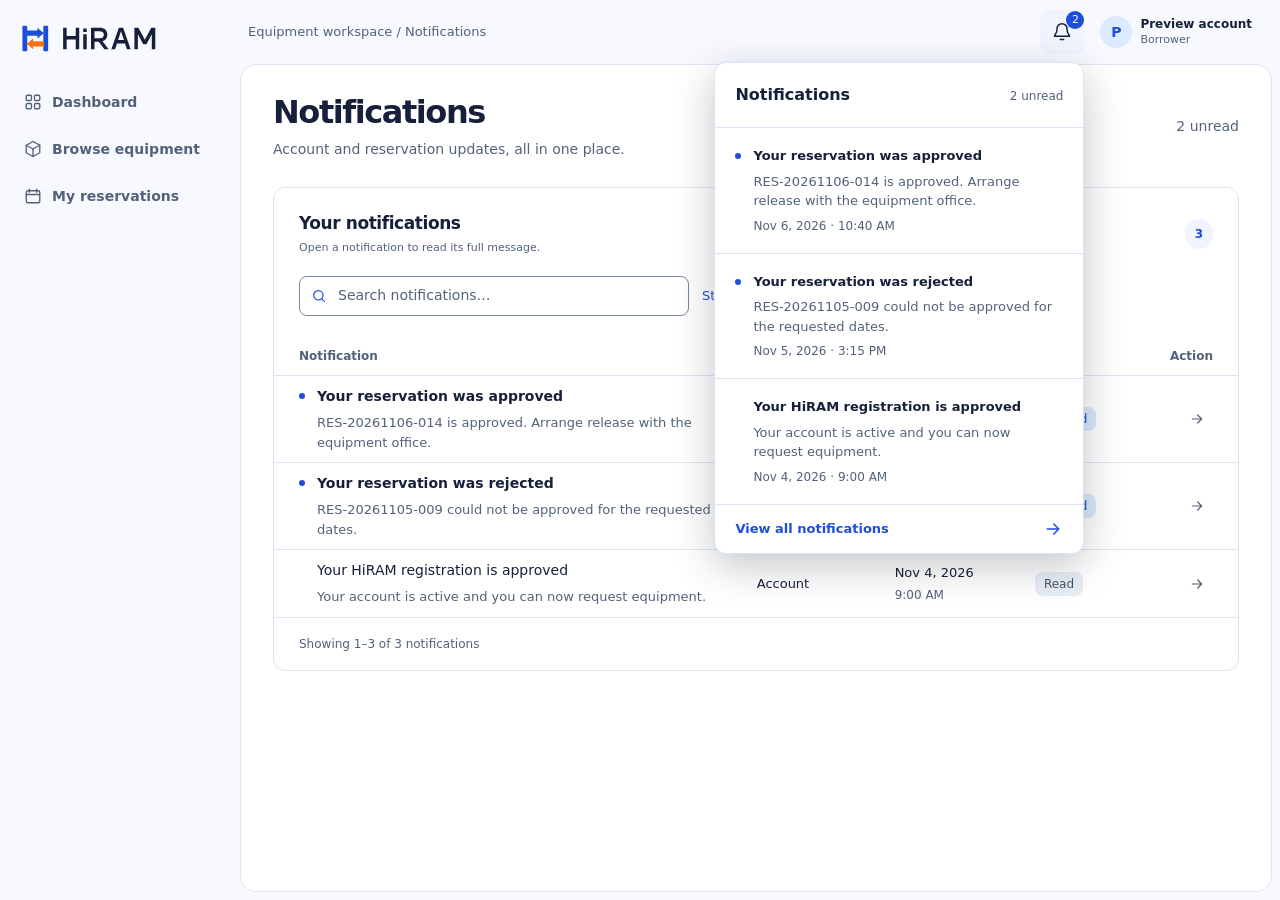
<file: output/ui-previews/notifications/dropdown.html>
<!doctype html><html lang="en"><meta charset="utf-8"><meta name="viewport" content="width=device-width,initial-scale=1"><title>HiRAM notification UI preview</title><style>:root {
    color-scheme: light;
    --font-body: Inter, system-ui, sans-serif;
    --font-heading: Manrope, var(--font-body);
    --background: #F7F9FF;
    --surface: #FFFFFF;
    --raised: #F0F4FF;
    --ink: #17203A;
    --muted: #53627A;
    --line: #DCE4F2;
    --control-line: #7888A2;
    --primary: #1D4ED8;
    --primary-hover: #1E40AF;
    --primary-soft: #DBEAFE;
    --link: #1D4ED8;
    --accent: #F97316;
    --accent-soft: #FFEDD5;
    --accent-ink: #C2410C;
    --on-primary: #FFFFFF;
    --on-accent: #17203A;

    --success: #16A34A;
    --success-ink: #166534;
    --success-soft: #DCFCE7;
    --pending: #D97706;
    --pending-ink: #92400E;
    --pending-soft: #FEF3C7;
    --borrowed: #2563EB;
    --borrowed-ink: #1E40AF;
    --borrowed-soft: #DBEAFE;
    --danger: #DC2626;
    --danger-hover: #B91C1C;
    --danger-ink: #B91C1C;
    --danger-soft: #FEE2E2;
    --info: #0284C7;
    --info-ink: #075985;
    --info-soft: #E0F2FE;
    --neutral: #64748B;
    --neutral-ink: #475569;
    --neutral-soft: #E9EEF6;
    --scrim: rgb(7 15 30 / 58%);
    --overlay-shadow: 0 12px 40px rgb(7 15 30 / 24%);
    --radius-control: 8px;
    --radius-panel: 12px;
    --space-section: 24px;
    --motion: 180ms ease;
}

@media screen {
    :root[data-theme="dark"] {
        color-scheme: dark;
        --background: #0B1220;
        --surface: #111C30;
        --raised: #1B2A45;
        --ink: #F5F7FF;
        --muted: #A6B4C9;
        --line: #31415A;
        --control-line: #7486A3;
        --primary-hover: #2855CD;
        --primary-soft: #1E365A;
        --link: #93C5FD;
        --accent: #FB923C;
        --accent-soft: #422919;
        --accent-ink: #FDBA74;
        --success-ink: #86EFAC;
        --success-soft: #153827;
        --pending-ink: #FCD34D;
        --pending-soft: #3D2E13;
        --borrowed-ink: #BFDBFE;
        --borrowed-soft: #1B3459;
        --danger-ink: #FCA5A5;
        --danger-soft: #471F2A;
        --info-ink: #BAE6FD;
        --info-soft: #14354A;
        --neutral-ink: #CBD5E1;
        --neutral-soft: #253149;
    }
}

body {
    font-family: var(--font-body);
}

h1, h2, h3, h4 {
    font-family: var(--font-heading);
}

:where(a, button, input, select, textarea, summary, [tabindex]):focus-visible {
    outline: 2px solid var(--link);
    outline-offset: 3px;
}

:where(input, textarea)::placeholder {
    color: var(--muted);
    opacity: 1;
}

:where(input[type="checkbox"], input[type="radio"]) {
    accent-color: var(--primary);
}

[hidden] { display: none !important; }

.icon-library {
    position: absolute;
    width: 0;
    height: 0;
    overflow: hidden;
}

.brand-lockup {
    display: inline-flex;
    align-items: center;
    gap: 10px;
    color: var(--ink);
    text-decoration: none;
}

.brand-mark { display: block; flex: none; width: 36px; height: 36px; }
.brand-mark img { display: block; width: 100%; height: 100%; }
.brand-name { display: block; flex: none; width: 103px; line-height: 1; }
.brand-name img { display: block; width: 100%; height: auto; }
.brand-mark .brand-dark, .brand-name .brand-dark { display: none; }
@media screen {
    :root[data-theme="dark"] .brand-light { display: none; }
    :root[data-theme="dark"] .brand-dark { display: block; }
    /* Report paper remains white in either screen theme. */
    :root[data-theme="dark"] .pv-sheet .brand-light { display: block; }
    :root[data-theme="dark"] .pv-sheet .brand-dark { display: none; }
}
@media print {
    .brand-mark .brand-light, .brand-name .brand-light { display: block; }
    .brand-mark .brand-dark, .brand-name .brand-dark { display: none; }
}

.theme-toggle {
    display: inline-grid;
    place-items: center;
    flex: none;
    width: 40px;
    height: 40px;
    padding: 0;
    border: 1px solid transparent;
    border-radius: var(--radius-control);
    color: var(--muted);
    background: transparent;
    cursor: pointer;
    transition: background-color var(--motion), color var(--motion);
}

.theme-toggle:hover {
    background: var(--raised);
    color: var(--link);
}

.theme-toggle svg {
    width: 18px;
    height: 18px;
    fill: none;
    stroke: currentColor;
    stroke-width: 1.8;
    stroke-linecap: round;
}

.theme-toggle .theme-sun,
[data-theme="dark"] .theme-toggle .theme-moon { display: none; }

[data-theme="dark"] .theme-toggle .theme-sun { display: block; }

@media (prefers-reduced-motion: reduce) {
    *, *::before, *::after {
        scroll-behavior: auto !important;
        transition-duration: .01ms !important;
        animation-duration: .01ms !important;
        animation-iteration-count: 1 !important;
    }
}

@media print {
    :root { color-scheme: light; }
}

* { box-sizing: border-box; }

body {
    margin: 0;
    color: var(--ink);
    background: var(--background);
    font-size: 14px;
    line-height: 1.5
}

button, input, select, textarea {
    font: inherit
}

button {
    cursor: pointer
}

a {
    color: inherit;
    text-decoration: none
}

.icon {
    width: 20px;
    height: 20px;
    flex: none;
    fill: none;
    stroke: currentColor;
    stroke-width: 1.8;
    stroke-linecap: round;
    stroke-linejoin: round
}

.sr-only {
    position: absolute;
    width: 1px;
    height: 1px;
    padding: 0;
    margin: -1px;
    overflow: hidden;
    clip: rect(0,0,0,0);
    white-space: nowrap;
    border: 0
}

.page-heading {
    display: flex;
    align-items: flex-end;
    justify-content: space-between;
    gap: 24px;
    margin-bottom: 26px
}

h1, h2, h3, p {
    margin-top: 0
}

.page-heading h1 {
    margin: 0 0 7px;
    font-size: clamp(26px, 2.5vw, 32px);
    line-height: 1.2;
    font-weight: 750;
    letter-spacing: -.045em;
    color: var(--ink);
    overflow-wrap: anywhere;
}

.page-heading p {
    margin: 0;
    color: var(--muted);
    font-size: 14px;
    line-height: 1.6
}

.button {
    min-height: 40px;
    display: inline-flex;
    align-items: center;
    justify-content: center;
    gap: 8px;
    padding: 0 15px;
    border: 1px solid transparent;
    border-radius: var(--radius-control);
    font-weight: 700;
    font-size: 13px;
    white-space: nowrap;
    transition: background var(--motion), border-color var(--motion)
}

    .button .icon {
        width: 16px;
        height: 16px;
        stroke-width: 2
    }

.button-primary {
    color: var(--on-primary);
    background: var(--primary);
}

    .button-primary:hover {
        background: var(--primary-hover)
    }

.button-secondary {
    color: var(--link);
    background: var(--surface);
    border-color: var(--line)
}

.button:disabled {
    opacity: .55;
    cursor: not-allowed;
    box-shadow: none
}

    .button-secondary:hover {
        background: var(--raised)
    }

.heading-action {
    height: 42px
}

.stats-grid {
    display: grid;
    grid-template-columns: repeat(3,minmax(0,1fr));
    margin-bottom: var(--space-section);
    border: 1px solid var(--line);
    border-radius: var(--radius-panel);
    background: var(--raised)
}

.stat-card {
    min-width: 0;
    padding: 16px 20px;
    border-inline-start: 1px solid var(--line);
}

.stat-card:first-child { border-inline-start: 0; }

.stat-copy {
    display: flex;
    flex-direction: column;
    align-items: flex-start
}

    .stat-copy > span {
        color: var(--link);
        font-size: 13px;
        font-weight: 600
    }

    .stat-copy strong {
        margin: 4px 0 2px;
        color: var(--ink);
        font: 750 26px/1.1 var(--font-heading);
        font-variant-numeric: tabular-nums;
        letter-spacing: -.04em
    }

    .stat-copy small {
        color: var(--muted);
        font-size: 12px
    }

.content-card {
    border: 1px solid var(--line);
    border-radius: var(--radius-panel);
    background: var(--surface);
}

.card-heading {
    display: flex;
    align-items: center;
    justify-content: space-between;
    gap: 16px;
    padding: 23px 25px 19px
}

    .card-heading h2 {
        margin: 0 0 4px;
        font-size: 17px;
        letter-spacing: -.025em
    }

    .card-heading p {
        margin: 0;
        color: var(--muted);
        font-size: 11px
    }

.count-pill {
    padding: 6px 10px;
    border-radius: 999px;
    color: var(--link);
    background: var(--raised);
    font-size: 12px;
    font-weight: 750;
    white-space: nowrap
}

.list-toolbar {
    display: flex;
    gap: 13px;
    padding: 0 25px 20px
}

.search-field {
    min-height: 40px;
    min-width: 0;
    display: flex;
    align-items: center;
    gap: 9px;
    flex: 1;
    max-width: 390px;
    padding: 0 11px;
    border: 1px solid var(--control-line);
    border-radius: 8px;
    color: var(--link);
    background: var(--surface)
}

    .search-field:focus-within {
        border-color: var(--link);
        box-shadow: 0 0 0 3px var(--primary-soft)
    }

    .search-field .icon {
        width: 16px;
        height: 16px
    }

    .search-field input {
        width: 100%;
        min-height: 38px;
        border: 0;
        outline: 0;
        color: var(--ink);
        background: transparent;
        font-size: 14px
    }

        .search-field input::placeholder {
            color: var(--muted)
        }

.filter-field {
    display: flex;
    align-items: center;
    gap: 9px;
    color: var(--link);
    font-size: 13px
}

    .filter-field select {
        height: 39px;
        min-width: 132px;
        padding: 0 11px;
        border: 1px solid var(--control-line);
        border-radius: 8px;
        color: var(--muted);
        background: var(--surface);
        font-size: 13px
    }

.table-scroll {
    overflow-x: auto
}

.category-table {
    width: 100%;
    border-collapse: collapse;
    text-align: left
}

    .category-table thead {
        background: transparent
    }

    .category-table th {
        height: 40px;
        padding: 0 20px;
        color: var(--muted);
        font-size: 12px;
        font-weight: 650;
        white-space: nowrap
    }

        .category-table th:first-child, .category-table td:first-child {
            padding-left: 25px
        }

        .category-table th:last-child, .category-table td:last-child {
            padding-right: 25px
        }

    .category-table tbody tr {
        border-top: 1px solid var(--line)
    }

    .category-table td {
        height: 60px;
        padding: 10px 20px;
        font-size: 13px;
        vertical-align: middle
    }

.category-name-cell {
    display: flex;
    align-items: center;
    gap: 11px;
    min-width: 245px
}

.equipment-cover-thumbnail {
    width: 100%;
    height: 100%;
    object-fit: cover;
    border-radius: inherit;
}

.equipment-details-cover {
    width: 100%;
    max-height: 240px;
    object-fit: contain;
    border-radius: 9px;
}

.category-tile {
    width: 37px;
    height: 37px;
    display: grid;
    place-items: center;
    flex: none;
    border-radius: 9px;
    color: var(--link);
    background: var(--raised)
}

    .category-tile .icon {
        width: 18px;
        height: 18px
    }

.category-name-cell strong {
    display: block;
    margin-bottom: 4px;
    color: var(--ink);
    font-size: 11px;
    font-weight: 750
}

.category-name-cell small {
    display: block;
    max-width: 300px;
    overflow: hidden;
    color: var(--muted);
    font-size: 12px;
    text-overflow: ellipsis;
    white-space: nowrap
}

.code-text {
    color: var(--muted);
    font-weight: 650;
    letter-spacing: .015em
}

.equipment-count {
    color: var(--muted)
}

.status-badge {
    display: inline-flex;
    align-items: center;
    gap: 6px;
    padding: 6px 9px;
    border-radius: 999px;
    font-size: 12px;
    font-weight: 750
}

    .status-badge span {
        width: 6px;
        height: 6px;
        border-radius: 50%;
        background: currentColor
    }

.actions-column {
    text-align: right
}

.row-actions {
    display: flex;
    align-items: center;
    justify-content: flex-end;
    gap: 4px;
    min-width: 165px
}

.icon-button {
    width: 32px;
    height: 32px;
    display: inline-grid;
    place-items: center;
    border: 0;
    border-radius: 8px;
    color: var(--muted);
    background: transparent
}

    .icon-button:hover {
        color: var(--link);
        background: var(--raised)
    }

    .icon-button .icon {
        width: 16px;
        height: 16px
    }

.status-action {
    margin-left: 3px;
    padding: 6px 8px;
    border: 0;
    border-radius: 7px;
    color: var(--muted);
    background: var(--raised);
    font-size: 12px;
    font-weight: 650
}

    .status-action:not(:disabled):hover {
        background: var(--raised);
        color: var(--link)
    }

.status-action:disabled {
    opacity: .55;
    cursor: not-allowed
}

.category-action-form {
    display: inline-flex;
    margin: 0;
}

.status-action-danger {
    color: var(--danger-ink);
    background: var(--danger-soft);
}

.status-action-danger:not(:disabled):hover {
    color: var(--danger-ink);
    background: var(--danger-soft);
}

.button-danger {
    color: var(--on-primary);
    background: var(--danger);
    border-color: var(--danger);
}

.button-danger:hover {
    color: var(--on-primary);
    background: var(--danger);
}

.category-notice {
    margin-bottom: 18px;
    padding: 12px 16px;
    border: 1px solid;
    border-radius: 10px;
    font-size: 13px;
}

.category-notice-success {
    color: var(--success-ink);
    background: var(--raised);
    border-color: var(--line);
}

.category-notice-error {
    color: var(--danger-ink);
    background: var(--danger-soft);
    border-color: var(--line);
}

.table-footer {
    display: flex;
    align-items: center;
    justify-content: space-between;
    gap: 10px;
    padding: 17px 25px;
    border-top: 1px solid var(--line);
    color: var(--muted);
    font-size: 12px
}

.empty-results {
    padding: 45px 20px;
    text-align: center
}

.empty-categories {
    display: flex;
    flex-direction: column;
    align-items: center;
    padding: 55px 20px 62px;
    border-top: 1px solid var(--line);
    text-align: center
}

.empty-categories .empty-icon {
    width: 52px;
    height: 52px;
    margin-bottom: 16px
}

.empty-categories h3 {
    margin: 0 0 7px;
    font-size: 16px
}

.empty-categories p {
    margin: 0 0 20px;
    color: var(--muted);
    font-size: 12px
}

    .empty-results[hidden] {
        display: none
    }

.empty-icon {
    width: 43px;
    height: 43px;
    margin: 0 auto 12px;
    display: grid;
    place-items: center;
    border-radius: 11px;
    color: var(--link);
    background: var(--raised)
}

.empty-results h3 {
    margin-bottom: 5px;
    font-size: 14px
}

.empty-results p {
    margin-bottom: 10px;
    color: var(--muted);
    font-size: 11px
}

.text-button {
    border: 0;
    color: var(--link);
    background: transparent;
    font-weight: 700
}

.app-dialog {
    width: min(440px,calc(100% - 28px));
    padding: 25px;
    border: 1px solid var(--line);
    border-radius: 16px;
    color: var(--ink);
    box-shadow: var(--overlay-shadow)
}

    .app-dialog::backdrop {
        background: var(--scrim);

    }

.dialog-top {
    display: flex;
    align-items: flex-start;
    justify-content: space-between;
    margin-bottom: 18px
}

.dialog-icon {
    width: 43px;
    height: 43px;
    display: grid;
    place-items: center;
    border-radius: 11px;
    color: var(--link);
    background: var(--raised)
}

.dialog-kicker {
    color: var(--link);
    font-size: 12px;
    font-weight: 800;
    letter-spacing: .11em
}

.app-dialog h2 {
    margin: 7px 0 9px;
    font-size: 21px;
    letter-spacing: -.035em
}

.app-dialog p {
    margin: 0;
    color: var(--link);
    font-size: 12px;
    line-height: 1.6
}

.details-list {
    margin: 21px 0 0;
    border-top: 1px solid var(--line)
}

    .details-list div {
        display: flex;
        justify-content: space-between;
        gap: 20px;
        padding: 12px 0;
        border-bottom: 1px solid var(--line);
        font-size: 11px
    }

    .details-list dt {
        color: var(--muted)
    }

    .details-list dd {
        margin: 0;
        color: var(--ink);
        font-weight: 700;
        text-align: right
    }

.dialog-actions {
    display: flex;
    justify-content: flex-end;
    gap: 9px;
    margin-top: 25px
}

.form-page-heading {
    margin-bottom: 22px
}

    .form-page-heading p strong {
        color: var(--muted)
    }

.back-link {
    display: inline-flex;
    align-items: center;
    gap: 3px;
    margin-bottom: 28px;
    color: var(--muted);
    font-size: 11px;
    font-weight: 700
}

    .back-link:hover {
        color: var(--link)
    }

    .back-link .icon {
        width: 14px;
        height: 14px;
        transform: rotate(180deg)
    }

.form-page-grid {
    display: grid;
    grid-template-columns: minmax(0,1fr) 260px;
    align-items: start;
    gap: 20px
}

.form-card {
    padding: 28px
}

.form-card-header {
    display: flex;
    align-items: center;
    gap: 12px;
    margin-bottom: 29px
}

.form-section-icon {
    width: 40px;
    height: 40px;
    display: grid;
    place-items: center;
    border-radius: 10px;
    color: var(--link);
    background: var(--raised)
}

    .form-section-icon .icon {
        width: 19px;
        height: 19px
    }

.form-card-header h2 {
    margin: 0 0 3px;
    font-size: 16px;
    letter-spacing: -.025em
}

.form-card-header p {
    margin: 0;
    color: var(--muted);
    font-size: 11px
}

.form-grid {
    display: grid;
    grid-template-columns: repeat(2,minmax(0,1fr));
    gap: 23px 18px
}

.form-group {
    display: flex;
    flex-direction: column
}

.form-group-wide {
    grid-column: 1/-1
}

.form-group label {
    margin-bottom: 8px;
    color: var(--muted);
    font-size: 11px;
    font-weight: 750
}

.required {
    color: var(--danger-ink)
}

.form-group input, .form-group select, .form-group textarea {
    width: 100%;
    border: 1px solid var(--control-line);
    border-radius: 9px;
    outline: 0;
    color: var(--ink);
    background: var(--surface);
    font-size: 12px
}

.form-group input, .form-group select {
    height: 43px;
    padding: 0 12px
}

.form-group select {
    appearance: none;
    padding-right: 36px;
    background-image: url("data:image/svg+xml,%3Csvg xmlns='http://www.w3.org/2000/svg' width='16' height='16' viewBox='0 0 24 24' fill='none' stroke='%23728097' stroke-width='2' stroke-linecap='round' stroke-linejoin='round'%3E%3Cpath d='m6 9 6 6 6-6'/%3E%3C/svg%3E");
    background-repeat: no-repeat;
    background-position: right 12px center;
    background-size: 16px;
    cursor: pointer
}

@media (forced-colors: active) {
    .form-group select {
        appearance: auto;
        background-image: none
    }
}

.form-group textarea {
    min-height: 122px;
    padding: 12px;
    resize: vertical;
    line-height: 1.6
}

    .form-group input::placeholder, .form-group textarea::placeholder {
        color: var(--muted)
    }

    .form-group input:focus, .form-group select:focus, .form-group textarea:focus {
        border-color: var(--line);
        box-shadow: 0 0 0 3px var(--primary-soft)
    }

.form-group small {
    margin-top: 7px;
    color: var(--muted);
    font-size: 12px
}

.form-divider {
    height: 1px;
    margin: 27px 0;
    background: var(--line)
}

.status-setting {
    display: flex;
    align-items: center;
    justify-content: space-between;
    gap: 20px
}

    .status-setting h3 {
        margin: 0 0 4px;
        font-size: 12px
    }

    .status-setting p {
        margin: 0;
        color: var(--muted);
        font-size: 11px;
        line-height: 1.5
    }

.switch {
    display: flex;
    align-items: center;
    gap: 9px;
    cursor: pointer;
    white-space: nowrap
}

    .switch input {
        position: absolute;
        opacity: 0;
        width: 1px;
        height: 1px
    }

.switch-track {
    width: 35px;
    height: 20px;
    position: relative;
    border-radius: 99px;
    background: var(--neutral);
    transition: background .15s
}

    .switch-track::after {
        content: "";
        position: absolute;
        top: 3px;
        left: 3px;
        width: 14px;
        height: 14px;
        border-radius: 50%;
        background: var(--surface);
        transition: transform .15s
    }

.switch input:checked + .switch-track {
    background: var(--primary)
}

    .switch input:checked + .switch-track::after {
        transform: translateX(15px)
    }

.switch input:focus-visible + .switch-track {
    outline: 2px solid var(--link);
    outline-offset: 2px
}

.switch-label {
    color: var(--muted);
    font-size: 11px;
    font-weight: 750
}

.form-actions {
    display: flex;
    justify-content: flex-end;
    gap: 9px;
    margin-top: 31px;
    padding-top: 23px;
    border-top: 1px solid var(--line)
}

.form-side-card {
    padding: 22px;
    border: 1px solid var(--line);
    border-radius: 13px;
    background: var(--raised);
}

.side-card-icon {
    width: 39px;
    height: 39px;
    display: grid;
    place-items: center;
    margin-bottom: 18px;
    border-radius: 10px;
    color: var(--link);
    background: var(--primary-soft)
}

.form-side-card h2 {
    margin: 0 0 8px;
    font-size: 14px;
    letter-spacing: -.02em
}

.form-side-card p {
    margin: 0;
    color: var(--link);
    font-size: 11px;
    line-height: 1.7
}

.side-card-tip {
    display: flex;
    align-items: flex-start;
    gap: 7px;
    margin-top: 21px;
    padding-top: 17px;
    border-top: 1px solid var(--line);
    color: var(--link);
    font-size: 12px;
    font-weight: 650;
    line-height: 1.5
}

    .side-card-tip .icon {
        width: 15px;
        height: 15px
    }

:focus-visible {
    outline: 2px solid var(--link);
    outline-offset: 2px
}

.field-validation-error,
.validation-summary-errors {
    color: var(--danger-ink);
    font-size: 12px;
}

@media(max-width:1100px) {
    .category-table td, .category-table th {
        padding-left: 12px;
        padding-right: 12px
    }

    .form-page-grid {
        grid-template-columns: minmax(0,1fr) 220px
    }
}

@media(max-width:850px) {
    .form-page-grid {
        grid-template-columns: 1fr
    }

    .form-side-card {
        display: none
    }
}

@media(max-width:620px) {
    .page-heading {
        align-items: flex-start;
        flex-direction: column;
        gap: 16px
    }

        .page-heading h1 {
            font-size: 25px
        }

    .heading-action {
        width: 100%
    }

    .stats-grid {
        grid-template-columns: 1fr
    }

    .stat-card { padding: 12px 16px; border-inline-start: 0; }
    .stat-card + .stat-card { border-top: 1px solid var(--line); }

    .stat-copy strong {
        font-size: 21px
    }

    .card-heading {
        padding: 20px 16px 17px
    }

    .list-toolbar {
        flex-direction: column;
        padding: 0 16px 18px
    }

    .search-field {
        flex: none;
        width: 100%;
        max-width: none;
    }

    .filter-field {
        justify-content: space-between
    }

        .filter-field select {
            flex: 1
        }

    .category-table {
        min-width: 730px
    }

    .table-footer {
        padding: 15px 16px
    }

    .form-card {
        padding: 20px 17px
    }

    .form-grid {
        grid-template-columns: 1fr;
        gap: 19px
    }

    .form-group-wide {
        grid-column: auto
    }

    .status-setting {
        align-items: flex-start;
        flex-direction: column;
        gap: 12px
    }

    .form-actions .button {
        flex: 1
    }
}

/* Pagination */
.table-footer {
    display: flex;
    justify-content: space-between;
    align-items: center;
    gap: 12px;
    flex-wrap: wrap;
}

.pager {
    display: flex;
    align-items: center;
    gap: 6px;
    flex-wrap: wrap;
}

.pager-link {
    display: inline-flex;
    align-items: center;
    justify-content: center;
    min-width: 32px;
    height: 32px;
    padding: 0 8px;
    border: 1px solid var(--line);
    border-radius: 8px;
    background: var(--surface);
    color: var(--ink);
    font-size: 12px;
    cursor: pointer;
}

    .pager-link:hover {
        background: var(--raised);
        border-color: var(--link);
        color: var(--link);
    }

    .pager-link.pager-active {
        background: var(--primary);
        border-color: var(--link);
        color: var(--on-primary);
    }

/* Shared status badges */
.status-badge.status-available,
.status-badge.status-active {
    color: var(--success-ink);
    background: var(--success-soft);
}

.status-badge.status-pending,
.status-badge.status-reserved { color: var(--pending-ink); background: var(--pending-soft); }

.pending-muted {
    margin-top: 3px;
    color: var(--muted);
    font-size: 12px;
}

.heading-status {
    align-self: center;
}

.status-badge.status-borrowed { color: var(--borrowed-ink); background: var(--borrowed-soft); }

.status-badge.status-undermaintenance { color: var(--neutral-ink); background: var(--neutral-soft); }

.status-badge.status-unavailable,
.status-badge.status-inactive { color: var(--neutral-ink); background: var(--neutral-soft); }

.status-badge[class*="status-"] > span {
    display: inline-block;
    width: 6px;
    height: 6px;
    border-radius: 50%;
    background: currentColor;
}

.app-shell {
    --sidebar-width: 240px;
    --shell-topbar-height: 64px;
    --shell-control-size: 44px;
    --shell-menu-gap: 8px;
    display: grid;
    grid-template-columns: var(--sidebar-width) minmax(0, 1fr);
    height: 100vh;
    height: 100dvh;
}

.app-shell.sidebar-collapsed { --sidebar-width: 72px; }

.app-sidebar {
    min-height: 0;
    overflow: auto;
    padding: 16px 12px;
    background: var(--background);
}

.app-brand { min-height: 44px; margin: 0 4px 20px; }
.sidebar-nav { display: grid; gap: 3px; }

.nav-caption {
    margin: 0 10px 4px;
    color: var(--muted);
    font-size: 12px;
    font-weight: 600;
}

.nav-caption-spaced { margin-top: 16px; }

.nav-link {
    display: flex;
    align-items: center;
    gap: 10px;
    min-height: var(--shell-control-size);
    padding: 7px 10px;
    border-inline-start: 2px solid transparent;
    border-radius: var(--radius-control);
    color: var(--muted);
    font-weight: 550;
}

.nav-link .icon { width: 18px; height: 18px; flex: none; }
.nav-link span { overflow-wrap: anywhere; }
.nav-link:hover { background: var(--raised); color: var(--ink); }
.nav-link-active, .nav-link-active:hover {
    border-inline-start-color: var(--link);
    background: var(--primary-soft);
    color: var(--link);
}

.sidebar-close, .sidebar-scrim { display: none; }

.app-main {
    display: grid;
    grid-template-rows: var(--shell-topbar-height) minmax(0, 1fr);
    grid-template-columns: minmax(0, 1fr);
    min-width: 0;
    min-height: 0;
}

.app-topbar {
    position: relative;
    z-index: 2;
    display: flex;
    align-items: center;
    justify-content: space-between;
    gap: 8px;
    padding: 0 20px 0 8px;
}

.topbar-start, .topbar-end, .topbar-location {
    display: flex;
    align-items: center;
    gap: 8px;
}

.topbar-start, .topbar-location { min-width: 0; }
.topbar-start { flex: 1; }
.topbar-end { flex: none; }
.topbar-location > span { white-space: nowrap; }
.app-topbar .icon-button, .app-topbar .theme-toggle, .app-topbar .notification-toggle {
    width: var(--shell-control-size);
    height: var(--shell-control-size);
    min-width: var(--shell-control-size);
    flex: none;
}
.app-topbar :is(button, summary, a):focus-visible,
.app-sidebar :is(button, a):focus-visible {
    outline: 2px solid var(--link);
    outline-offset: 2px;
}
.topbar-location { color: var(--muted); font-size: 13px; }
.topbar-location .icon { width: 14px; height: 14px; }
.topbar-location strong {
    overflow: hidden;
    color: var(--ink);
    text-overflow: ellipsis;
    white-space: nowrap;
}

.profile-menu { position: relative; }
.profile-menu summary {
    display: flex;
    align-items: center;
    min-height: 44px;
    gap: 8px;
    cursor: pointer;
    list-style: none;
    padding: 4px 8px;
    border-radius: var(--radius-control);
}
.profile-menu summary:hover, .profile-menu[open] summary { background: var(--raised); }
.profile-menu summary::-webkit-details-marker { display: none; }
.avatar {
    width: 32px;
    height: 32px;
    display: grid;
    place-items: center;
    border-radius: 50%;
    background: var(--primary-soft);
    color: var(--link);
    font-weight: 700;
    flex: none;
}
.profile-copy {
    display: flex;
    flex-direction: column;
    max-width: clamp(100px, 12vw, 180px);
    font-size: 12px;
    line-height: 1.3;
}
.profile-copy strong {
    overflow: hidden;
    text-overflow: ellipsis;
    white-space: nowrap;
}
.profile-copy small { color: var(--muted); font-size: 11px; }
.profile-chevron { width: 13px; height: 13px; transform: rotate(90deg); }
.profile-dropdown {
    position: absolute;
    right: 0;
    top: calc(100% + var(--shell-menu-gap));
    z-index: 20;
    width: 280px;
    max-width: calc(100vw - 32px);
    max-height: calc(100dvh - var(--shell-topbar-height) - 24px);
    overflow-y: auto;
    padding: 6px;
    border: 1px solid var(--line);
    border-radius: var(--radius-panel);
    background: var(--surface);
    box-shadow: var(--overlay-shadow);
}
.profile-dropdown-heading {
    padding: 8px;
    overflow-wrap: anywhere;
    border-bottom: 1px solid var(--line);
    font-weight: 700;
}
.profile-dropdown a {
    display: flex;
    align-items: center;
    gap: 8px;
    margin-top: 4px;
    padding: 8px;
    min-height: var(--shell-control-size);
    border-radius: var(--radius-control);
}
.profile-dropdown a:hover { background: var(--raised); }

.app-content {
    min-width: 0;
    min-height: 0;
    margin: 0 8px 8px 0;
    padding: 28px clamp(20px, 2.5vw, 48px) 40px;
    overflow: auto;
    border: 1px solid var(--line);
    border-radius: 16px;
    background: var(--surface);
}
.app-content:focus { outline: none; }

.skip-link {
    position: fixed;
    z-index: 60;
    top: 8px;
    left: 8px;
    padding: 10px 16px;
    color: var(--on-primary);
    background: var(--primary);
    border-radius: var(--radius-control);
    transform: translateY(-150%);
}
.skip-link:focus { transform: none; }

@media (min-width: 851px) {
    .sidebar-collapsed .app-brand { justify-content: center; margin-inline: 0; }
    .sidebar-collapsed .nav-caption,
    .sidebar-collapsed .brand-name { display: none; }
    .sidebar-collapsed .nav-link { justify-content: center; padding-inline: 0; }
    .sidebar-collapsed .nav-link span {
        position: absolute;
        width: 1px;
        height: 1px;
        overflow: hidden;
        clip-path: inset(50%);
        white-space: nowrap;
    }
}

@media (max-width: 850px) {
    .app-shell { grid-template-columns: minmax(0, 1fr); }
    .app-topbar { padding-inline: 12px; }
    .topbar-location > span, .topbar-location > .icon { display: none; }
    .app-sidebar {
        position: fixed;
        inset: 0 auto 0 0;
        z-index: 40;
        width: min(288px, calc(100% - 48px));
        display: none;
    }
    .sidebar-open .app-sidebar { display: block; }
    .sidebar-open .sidebar-scrim {
        position: fixed;
        inset: 0;
        z-index: 30;
        display: block;
        background: var(--scrim);
    }
    .app-sidebar .sidebar-close {
        position: absolute;
        top: 18px;
        right: 12px;
        display: inline-grid;
    }
    .app-sidebar .nav-link { min-height: 44px; }
    .app-content { margin: 0; padding: 24px 16px 32px; border: 0; border-radius: 0; }
}

@media (max-width: 540px) {
    .topbar-location > span, .topbar-location .icon,
    .profile-copy, .profile-chevron { display: none; }
    .topbar-end { gap: 4px; }
    .profile-menu summary { padding: 4px 6px; min-width: var(--shell-control-size); justify-content: center; }
    .profile-dropdown { position: fixed; right: 16px; top: calc(var(--shell-topbar-height) + var(--shell-menu-gap)); }
}

/* Two columns with one shared gutter fill the workspace. Narrow layouts use one column. */
.dashboard-layout {
    display: grid;
    grid-template-columns: minmax(0, 3fr) minmax(0, 2fr);
    gap: var(--space-section);
    align-items: start;
}

.dashboard-feature {
    padding: var(--space-section);
    border: 1px solid var(--line);
    border-inline-start: 3px solid var(--accent);
    border-radius: var(--radius-panel);
    background: var(--raised);
}

.dashboard-feature > .icon { color: var(--link); margin-bottom: 8px; }
.dashboard-feature h2, .dashboard-links h2, .dashboard-queue h2 {
    margin: 0 0 6px;
    font-size: 18px;
}
.dashboard-feature p, .dashboard-link small, .dashboard-queue-heading p { color: var(--muted); }
.dashboard-feature .dashboard-number {
    margin: 0;
    font: 750 32px/1.2 var(--font-heading);
    font-variant-numeric: tabular-nums;
    color: var(--link);
}

.dashboard-links { min-width: 0; }
.dashboard-link {
    display: flex;
    justify-content: space-between;
    align-items: center;
    gap: 12px;
    min-height: 60px;
    padding: 10px 4px;
    border-bottom: 1px solid var(--line);
}
.dashboard-link:hover { background: var(--raised); color: var(--link); }
.dashboard-link small { display: block; margin-top: 3px; font-size: 13px; }
.dashboard-link .icon { width: 16px; color: var(--link); }

.dashboard-queue { margin-bottom: var(--space-section); }
.dashboard-queue-heading {
    display: flex;
    align-items: center;
    justify-content: space-between;
    flex-wrap: wrap;
    gap: 12px;
    margin-bottom: 12px;
}
.dashboard-queue-heading p { margin: 0; }
.dashboard-empty {
    padding: 16px;
    border-radius: var(--radius-control);
    color: var(--muted);
    background: var(--raised);
}
.dashboard-people { margin-top: var(--space-section); }

@media (max-width: 700px) {
    .dashboard-layout { grid-template-columns: minmax(0, 1fr); }
}

.notification-menu { position: relative; }
.notification-recent form, .notification-subject form, .notification-table .actions-column form { margin: 0; }
.notification-recent-open { display: flex; width: 100%; align-items: flex-start; gap: 12px; padding: 18px 20px; border: 0; background: transparent; color: var(--ink); text-align: left; font: inherit; cursor: pointer; }
.notification-recent-open:hover { background: var(--raised); }
.notification-title-open { padding: 0; border: 0; background: transparent; color: var(--ink); font: inherit; font-size: 14px; font-weight: 500; text-align: left; cursor: pointer; }
.is-unread .notification-title-open { font-weight: 650; }
.notification-title-open:hover { color: var(--link); text-decoration: underline; }
.notification-title-open:focus-visible, .notification-recent-open:focus-visible { outline: 2px solid var(--link); outline-offset: 3px; }
.notification-menu:not([open]) .notification-dropdown { display: none; }
.notification-toggle { position: relative; display: grid; place-items: center; width: 40px; height: 44px; border-radius: var(--radius-control); cursor: pointer; list-style: none; color: var(--muted); }
.notification-toggle::-webkit-details-marker { display: none; }
.notification-toggle:hover, .notification-menu[open] .notification-toggle { color: var(--ink); background: var(--raised); }
.notification-toggle:focus-visible { outline: 2px solid var(--link); outline-offset: 3px; }
.notification-count { position: absolute; top: 1px; right: 0; min-width: 18px; height: 18px; padding: 0 4px; border-radius: 12px; background: var(--primary); color: var(--on-primary); font-size: 11px; line-height: 18px; text-align: center; font-variant-numeric: tabular-nums; }
.notification-dropdown { position: absolute; right: 0; top: calc(100% + var(--shell-menu-gap, 8px)); width: 370px; max-width: calc(100vw - 32px); max-height: min(620px, calc(100dvh - 100px)); overflow-y: auto; border: 1px solid var(--line); border-radius: var(--radius-panel); background: var(--surface); color: var(--ink); box-shadow: var(--overlay-shadow); z-index: 80; }
.notification-menu-heading { display: flex; align-items: baseline; justify-content: space-between; gap: 16px; padding: 20px; }
.notification-menu-heading h2 { margin: 0; font-size: 16px; font-weight: 650; }
.notification-menu-heading > span { font-size: 12px; color: var(--muted); }
.notification-recent { list-style: none; margin: 0; padding: 0; }
.notification-recent li { border-top: 1px solid var(--line); }
.notification-recent a { display: flex; align-items: flex-start; gap: 12px; padding: 18px 20px; color: var(--ink); text-decoration: none; }
.notification-recent a:hover { background: var(--raised); }
.notification-recent a:focus-visible { outline: 2px solid var(--link); outline-offset: -3px; }
.notification-dot { display: block; flex: none; width: 6px; height: 6px; margin-top: 7px; border-radius: 50%; background: transparent; }
.is-unread .notification-dot { background: var(--primary); }
.notification-recent-copy { display: grid; min-width: 0; gap: 6px; }
.notification-recent-copy strong { font-size: 13px; font-weight: 600; line-height: 1.5; overflow-wrap: anywhere; }
.notification-recent-copy > span { font-size: 13px; line-height: 1.5; color: var(--muted); overflow-wrap: anywhere; }
.notification-recent-copy time { font-size: 12px; color: var(--muted); }
.notification-view-all { display: flex; align-items: center; justify-content: space-between; min-height: 48px; padding: 14px 20px; border-top: 1px solid var(--line); color: var(--link); font-size: 13px; font-weight: 600; text-decoration: none; }
.notification-view-all:hover { background: var(--raised); }
.notification-menu-empty { padding: 24px 20px 32px; }
.notification-menu-empty strong { font-size: 14px; font-weight: 600; }
.notification-menu-empty p { margin: 8px 0 0; font-size: 13px; line-height: 1.6; color: var(--muted); }
.notification-unread-total { align-self: center; font-size: 14px; color: var(--muted); font-variant-numeric: tabular-nums; }
.notification-table { min-width: 760px; }
.notification-table th:first-child { width: 48%; }
.notification-subject { display: flex; align-items: flex-start; gap: 12px; }
.notification-subject a { color: var(--ink); font-size: 14px; font-weight: 500; text-decoration: none; }
.is-unread .notification-subject a { font-weight: 650; }
.notification-subject a:hover { color: var(--link); text-decoration: underline; }
.notification-subject p { margin: 6px 0 0; color: var(--muted); font-size: 13px; line-height: 1.5; overflow-wrap: anywhere; }
.notification-time { display: block; margin-top: 4px; color: var(--muted); font-size: 12px; }
.notification-read-state { display: inline-flex; align-items: center; padding: 3px 9px; border-radius: var(--radius-control); font-size: 12px; font-weight: 500; color: var(--link); background: var(--primary-soft); white-space: nowrap; }
.notification-read-state.is-read { background: var(--neutral-soft); color: var(--neutral-ink); }
.notification-pagination { display: flex; align-items: center; gap: 12px; flex-wrap: wrap; }
.notification-empty { padding: 48px 24px; text-align: center; }
.notification-empty > .icon { width: 28px; height: 28px; color: var(--muted); }
.notification-empty h3 { margin: 16px 0 8px; font-size: 18px; }
.notification-empty p { max-width: 440px; margin: 0 auto; font-size: 14px; line-height: 1.6; color: var(--muted); }
.notification-message { padding: 32px; }
.notification-message-meta { display: flex; align-items: center; flex-wrap: wrap; gap: 12px 24px; font-size: 13px; color: var(--muted); }
.notification-message h2 { margin: 24px 0 0; font-size: 24px; line-height: 1.4; letter-spacing: -.02em; overflow-wrap: anywhere; }
.notification-message-body { max-width: 76ch; margin-top: 24px; white-space: pre-line; font-size: 15px; line-height: 1.8; overflow-wrap: anywhere; }
.notification-message footer { margin-top: 32px; }
@media (max-width: 850px) {
    .notification-dropdown { position: fixed; right: 16px; top: calc(var(--shell-topbar-height, 64px) + var(--shell-menu-gap, 8px)); }
    .notification-filters { flex-wrap: wrap; }
    .page-heading .notification-unread-total { align-self: flex-start; }
    .notification-filters .search-field { flex-basis: 100%; }
    .notification-message { padding: 24px; }
    .notification-message h2 { font-size: 21px; }
}
 @media(max-width:850px){.app-topbar{padding-inline:16px}}</style><body class="app-body">
<svg class="icon-library" aria-hidden="true" xmlns="http://www.w3.org/2000/svg">
    <symbol id="i-grid" viewBox="0 0 24 24"><rect x="3" y="3" width="7" height="7" rx="1.5"/><rect x="14" y="3" width="7" height="7" rx="1.5"/><rect x="3" y="14" width="7" height="7" rx="1.5"/><rect x="14" y="14" width="7" height="7" rx="1.5"/></symbol>
    <symbol id="i-box" viewBox="0 0 24 24"><path d="m12 2 9 5-9 5-9-5 9-5Z"/><path d="M3 7v10l9 5 9-5V7M12 12v10"/></symbol>
    <symbol id="i-layers" viewBox="0 0 24 24"><path d="m12 3 9 5-9 5-9-5 9-5ZM3 12l9 5 9-5M3 16l9 5 9-5"/></symbol>
    <symbol id="i-calendar" viewBox="0 0 24 24"><rect x="3" y="5" width="18" height="16" rx="2"/><path d="M7 3v4M17 3v4M3 10h18"/></symbol>
    <symbol id="i-tools" viewBox="0 0 24 24"><path d="M14 7a5 5 0 0 0-6.5 6.5L3 18l3 3 4.5-4.5A5 5 0 0 0 17 10l-3 3-3-3 3-3Z"/></symbol>
    <symbol id="i-chart" viewBox="0 0 24 24"><path d="M4 20V12M10 20V4M16 20v-8M22 20H2"/></symbol>
    <symbol id="i-print" viewBox="0 0 24 24"><path d="M6 9V3h12v6M6 18H4a1 1 0 0 1-1-1v-6a2 2 0 0 1 2-2h14a2 2 0 0 1 2 2v6a1 1 0 0 1-1 1h-2" /><rect x="6" y="14" width="12" height="7" rx="1" /></symbol>
    <symbol id="i-download" viewBox="0 0 24 24"><path d="M12 4v11m-5-5 5 5 5-5M5 20h14" /></symbol>
    <symbol id="i-settings" viewBox="0 0 24 24"><circle cx="12" cy="12" r="3"/><path d="M19.4 15a1.8 1.8 0 0 0 .36 2l-1.8 1.8a1.8 1.8 0 0 0-2-.36l-.7.29V21h-2.5v-2.27l-.7-.29a1.8 1.8 0 0 0-2 .36l-1.8-1.8a1.8 1.8 0 0 0 .36-2l-.29-.7H6v-2.5h2.27l.29-.7a1.8 1.8 0 0 0-.36-2l1.8-1.8a1.8 1.8 0 0 0 2 .36l.7-.29V5h2.5v2.27l.7.29a1.8 1.8 0 0 0 2-.36l1.8 1.8a1.8 1.8 0 0 0-.36 2l.29.7H22v2.5h-2.27l-.33.8Z" transform="translate(-1.5 -1.5)"/></symbol>
    <symbol id="i-search" viewBox="0 0 24 24"><circle cx="11" cy="11" r="7"/><path d="m20 20-4-4"/></symbol>
    <symbol id="i-plus" viewBox="0 0 24 24"><path d="M12 5v14M5 12h14"/></symbol>
    <symbol id="i-arrow" viewBox="0 0 24 24"><path d="M5 12h14m-6-6 6 6-6 6"/></symbol>
    <symbol id="i-chevron" viewBox="0 0 24 24"><path d="m9 18 6-6-6-6"/></symbol>
    <symbol id="i-edit" viewBox="0 0 24 24"><path d="m14 5 5 5M4 20l4.5-1 11-11a2 2 0 0 0-3-3l-11 11L4 20Z"/></symbol>
    <symbol id="i-eye" viewBox="0 0 24 24"><path d="M2.5 12s3.5-6 9.5-6 9.5 6 9.5 6-3.5 6-9.5 6-9.5-6-9.5-6Z"/><circle cx="12" cy="12" r="2.5"/></symbol>
    <symbol id="i-eye-closed" viewBox="0 0 24 24"><path d="m3 3 18 18M10.6 6.1c.5-.1.9-.1 1.4-.1 6 0 9.5 6 9.5 6a16 16 0 0 1-2.1 2.8M6.4 6.4A16.7 16.7 0 0 0 2.5 12s3.5 6 9.5 6c1.6 0 3-.4 4.2-1" /></symbol>
    <symbol id="i-dots" viewBox="0 0 24 24"><circle cx="5" cy="12" r="1"/><circle cx="12" cy="12" r="1"/><circle cx="19" cy="12" r="1"/></symbol>
    <symbol id="i-check" viewBox="0 0 24 24"><path d="m5 12 4 4L19 6"/></symbol>
    <symbol id="i-info" viewBox="0 0 24 24"><circle cx="12" cy="12" r="9"/><path d="M12 11v5M12 8h.01"/></symbol>
    <symbol id="i-menu" viewBox="0 0 24 24"><path d="M4 7h16M4 12h16M4 17h16"/></symbol>
    <symbol id="i-close" viewBox="0 0 24 24"><path d="M5 5l14 14M19 5 5 19"/></symbol>
    <symbol id="i-user" viewBox="0 0 24 24"><circle cx="12" cy="8" r="4"/><path d="M4 21a8 8 0 0 1 16 0"/></symbol>
    <symbol id="i-users" viewBox="0 0 24 24"><circle cx="9" cy="8" r="3.5"/><path d="M2.5 20a6.5 6.5 0 0 1 13 0M16 4.5a3.5 3.5 0 0 1 0 7M18 14a6.5 6.5 0 0 1 3.5 6"/></symbol>
    <symbol id="i-shield" viewBox="0 0 24 24"><path d="M12 3 4 6v6c0 5 3.5 8 8 9 4.5-1 8-4 8-9V6l-8-3Z"/><path d="m9 12 2 2 4-4"/></symbol>
    <symbol id="i-lock" viewBox="0 0 24 24"><rect x="4" y="10" width="16" height="11" rx="2"/><path d="M8 10V7a4 4 0 0 1 8 0v3"/></symbol>
    <symbol id="i-logout" viewBox="0 0 24 24"><path d="M10 4H5a2 2 0 0 0-2 2v12a2 2 0 0 0 2 2h5M15 7l5 5-5 5M9 12h11"/></symbol>
    <symbol id="i-bell" viewBox="0 0 24 24"><path d="M18 8a6 6 0 0 0-12 0c0 7-3 7-3 9h18c0-2-3-2-3-9M10 21h4" /></symbol>
</svg>
<div class="app-shell"><aside class="app-sidebar"><a href="index.html" class="brand-lockup app-brand"><svg xmlns="http://www.w3.org/2000/svg" width="150" height="43" viewBox="0 0 560 160" role="img" aria-labelledby="title"><title id="title">HiRAM — primary</title><g transform="translate(8 16)"><g><path fill="#1D4ED8" d="M16 20Q16 16 20 16H30Q34 16 34 20V108Q34 112 30 112H20Q16 112 16 108ZM94 20Q94 16 98 16H108Q112 16 112 20V108Q112 112 108 112H98Q94 112 94 108Z"/><path fill="#1D4ED8" d="M32 34H72V24L96 44L72 64V54H32Z"/><path fill="#F97316" d="M96 74H56V64L32 84L56 104V94H96Z"/></g></g><g fill="#17203A" transform="translate(176 40)"><path d="M0 0H13V31H47V0H60V80H47V44H13V80H0Z"/><path d="M75 24H88V80H75ZM75 3H88V16H75Z"/><path fill-rule="evenodd" d="M104 0H135C155 0 165 10 165 26C165 39 158 47 147 50L170 80H154L133 52H117V80H104ZM117 13V39H135C146 39 152 35 152 26C152 17 146 13 135 13Z"/><path fill-rule="evenodd" d="M180 80L208 0H224L252 80H238L231 59H201L194 80ZM205 46H227L216 13Z"/><path d="M266 80V0H281L305 45L329 0H344V80H331V24L311 61H299L279 24V80Z"/></g></svg>
</a><nav class="sidebar-nav"><a class="nav-link" href="index.html"><svg class="icon" aria-hidden="true"><use href="#i-grid"/></svg><span>Dashboard</span></a><a class="nav-link" href="index.html"><svg class="icon" aria-hidden="true"><use href="#i-box"/></svg><span>Browse equipment</span></a><a class="nav-link" href="index.html"><svg class="icon" aria-hidden="true"><use href="#i-calendar"/></svg><span>My reservations</span></a></nav></aside><div class="app-main"><header class="app-topbar"><div class="topbar-start"><span class="topbar-location">Equipment workspace / Notifications</span></div><div class="topbar-end"><details class="notification-menu" name="topbar-menu" open><summary class="notification-toggle" aria-label="Notifications, 2 unread"><svg class="icon" aria-hidden="true"><use href="#i-bell"/></svg><span class="notification-count">2</span></summary><div class="notification-dropdown"><div class="notification-menu-heading"><h2>Notifications</h2><span>2 unread</span></div><ul class="notification-recent"><li class="is-unread"><a href="details.html"><span class="notification-dot"></span><span class="notification-recent-copy"><strong>Your reservation was approved</strong><span>RES-20261106-014 is approved. Arrange release with the equipment office.</span><time>Nov 6, 2026 · 10:40 AM</time></span></a></li><li class="is-unread"><a href="details.html"><span class="notification-dot"></span><span class="notification-recent-copy"><strong>Your reservation was rejected</strong><span>RES-20261105-009 could not be approved for the requested dates.</span><time>Nov 5, 2026 · 3:15 PM</time></span></a></li><li class=""><a href="details.html"><span class="notification-dot"></span><span class="notification-recent-copy"><strong>Your HiRAM registration is approved</strong><span>Your account is active and you can now request equipment.</span><time>Nov 4, 2026 · 9:00 AM</time></span></a></li></ul><a class="notification-view-all" href="index.html">View all notifications <svg class="icon" aria-hidden="true"><use href="#i-arrow"/></svg></a></div></details><details class="profile-menu" name="topbar-menu"><summary><span class="avatar">P</span><span class="profile-copy"><strong>Preview account</strong><small>Borrower</small></span></summary><div class="profile-dropdown"><a href="index.html">My profile</a><a href="index.html">Sign out</a></div></details></div></header><main class="app-content"><div class="page-heading"><div><h1>Notifications</h1><p>Account and reservation updates, all in one place.</p></div><span class="notification-unread-total">2 unread</span></div><section class="content-card notification-list"><div class="card-heading"><div><h2>Your notifications</h2><p>Open a notification to read its full message.</p></div><span class="count-pill">3</span></div><form class="list-toolbar notification-filters" action="index.html"><label class="search-field"><svg class="icon" aria-hidden="true"><use href="#i-search"/></svg><span class="sr-only">Search notifications</span><input type="search" placeholder="Search notifications…"></label><label class="filter-field"><span>Status</span><select aria-label="Status"><option>All notifications</option><option>Unread</option><option>Read</option></select></label><button class="button button-secondary">Apply filters</button></form><div class="table-scroll" role="region" aria-label="Notifications" tabindex="0"><table class="category-table notification-table"><thead><tr><th>Notification</th><th>Category</th><th>Received</th><th>Status</th><th class="actions-column">Action</th></tr></thead><tbody><tr class="is-unread"><td><div class="notification-subject"><span class="notification-dot"></span><div><a href="details.html">Your reservation was approved</a><p>RES-20261106-014 is approved. Arrange release with the equipment office.</p></div></div></td><td>Reservation</td><td><time>Nov 6, 2026<span class="notification-time">10:40 AM</span></time></td><td><span class="notification-read-state ">Unread</span></td><td class="actions-column"><a class="icon-button" href="details.html" aria-label="Read message"><svg class="icon" aria-hidden="true"><use href="#i-arrow"/></svg></a></td></tr><tr class="is-unread"><td><div class="notification-subject"><span class="notification-dot"></span><div><a href="details.html">Your reservation was rejected</a><p>RES-20261105-009 could not be approved for the requested dates.</p></div></div></td><td>Reservation</td><td><time>Nov 5, 2026<span class="notification-time">3:15 PM</span></time></td><td><span class="notification-read-state ">Unread</span></td><td class="actions-column"><a class="icon-button" href="details.html" aria-label="Read message"><svg class="icon" aria-hidden="true"><use href="#i-arrow"/></svg></a></td></tr><tr class=""><td><div class="notification-subject"><span class="notification-dot"></span><div><a href="details.html">Your HiRAM registration is approved</a><p>Your account is active and you can now request equipment.</p></div></div></td><td>Account</td><td><time>Nov 4, 2026<span class="notification-time">9:00 AM</span></time></td><td><span class="notification-read-state is-read">Read</span></td><td class="actions-column"><a class="icon-button" href="details.html" aria-label="Read message"><svg class="icon" aria-hidden="true"><use href="#i-arrow"/></svg></a></td></tr></tbody></table></div><div class="table-footer"><span>Showing 1–3 of 3 notifications</span></div></section></main></div></div></body></html>
</file>
